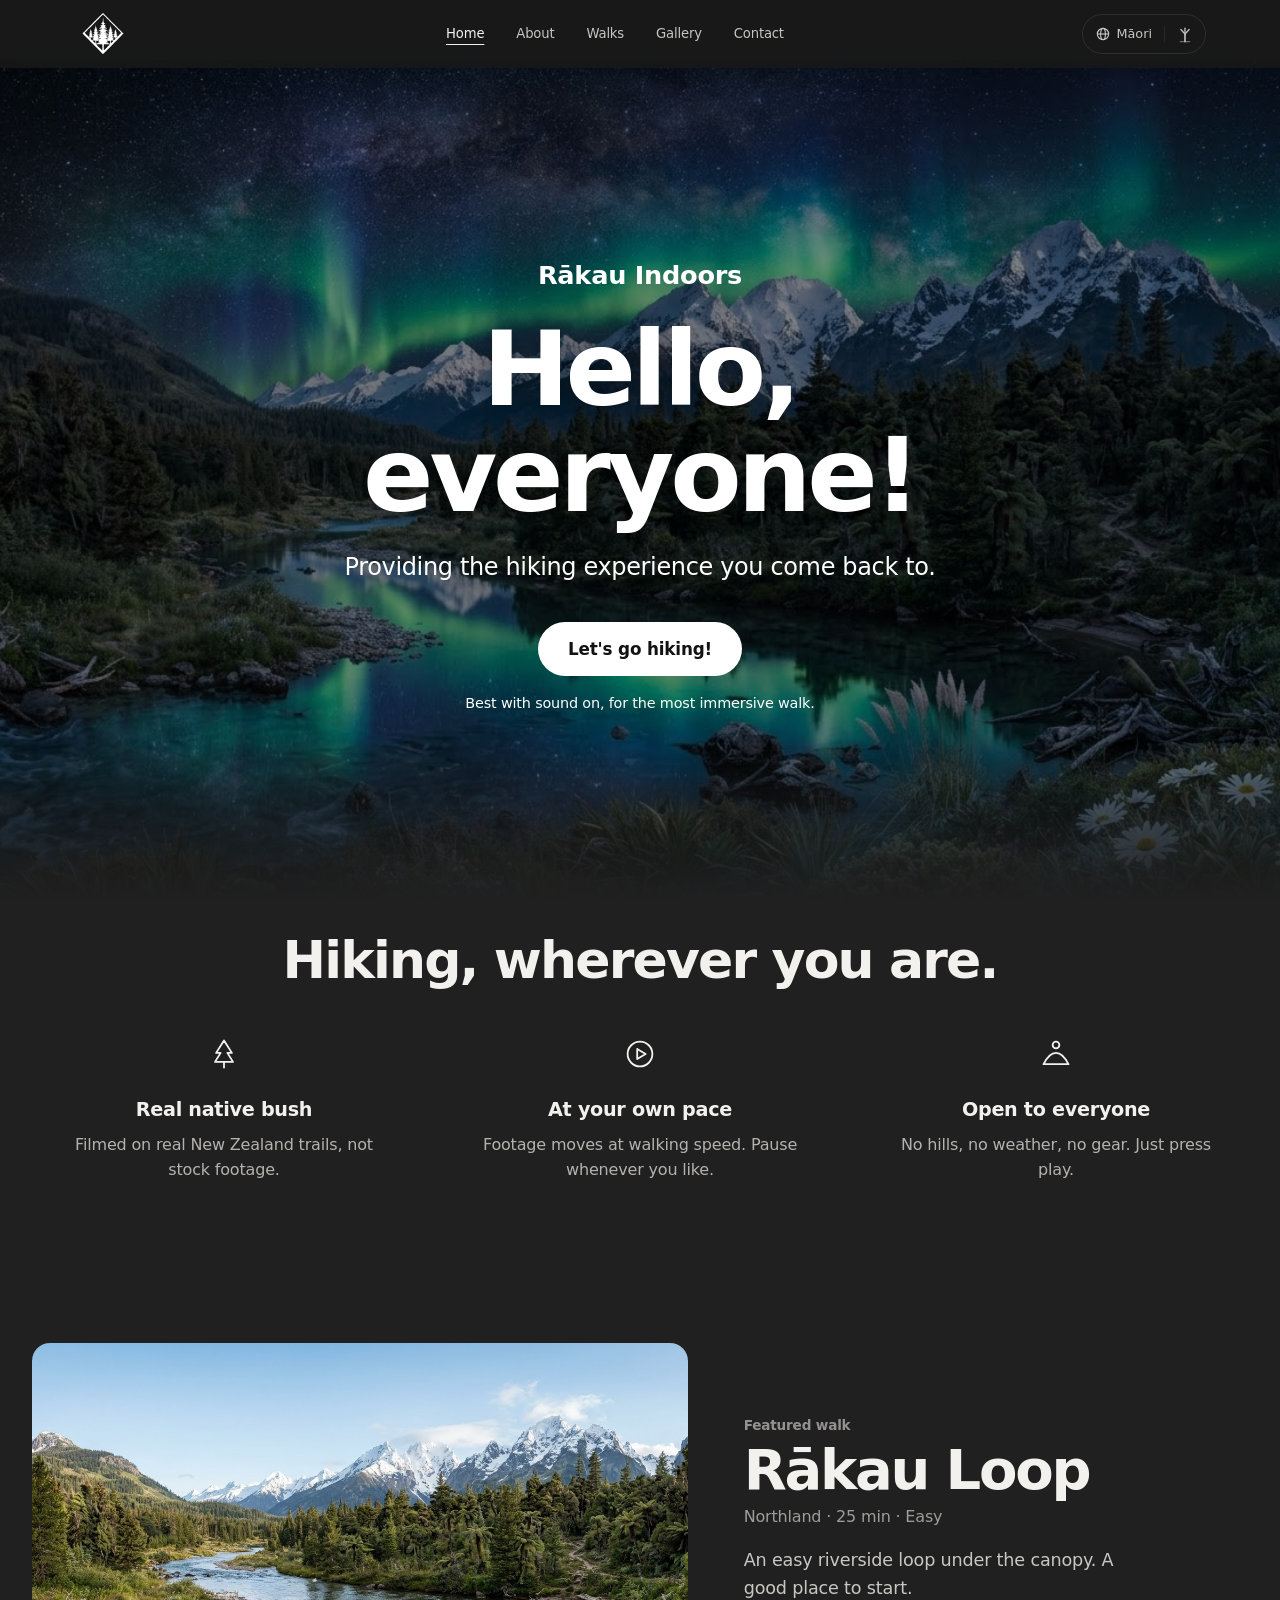
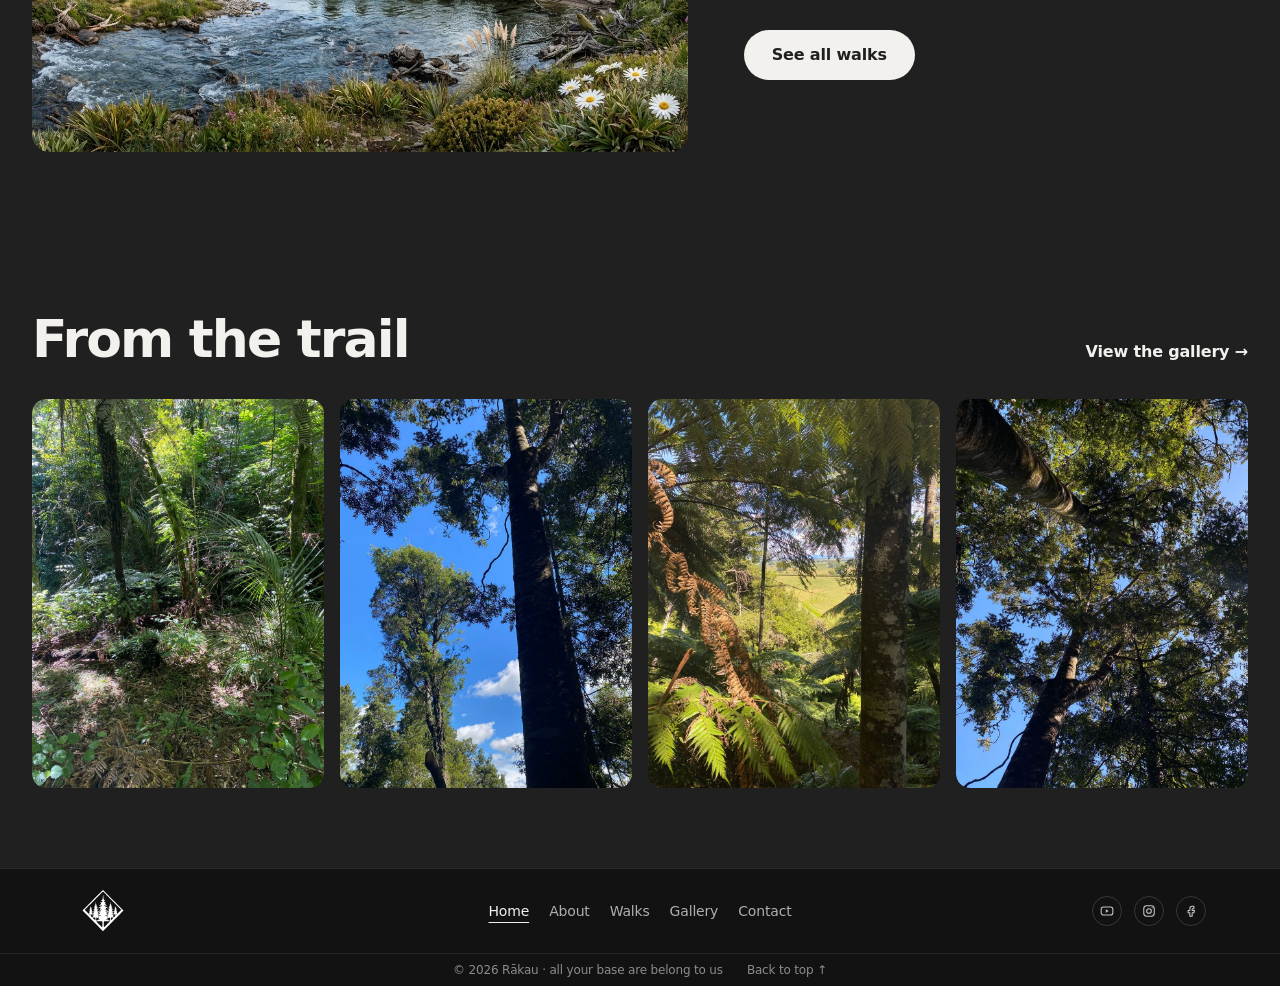
<file: rakau-website-main/index.html>
<!DOCTYPE html>
<html lang="en" data-theme="dark">

<head>
  <meta charset="UTF-8">
  <meta name="viewport" content="width=device-width, initial-scale=1.0">
  <meta name="description" content="Rākau Indoors: virtual hiking through native New Zealand forest, from home.">
  <title data-mi="Rākau — Kāinga">Rākau — Home</title>
  <link rel="stylesheet" href="css/styles.css">

  <!-- Theme, applied before the page paints. Yes, it has to be inline, and yes, it has to be here.
       Move it to script.js and every page load starts with a white flash. Ask how we know. -->
  <script>
    (function () {
      try {
        var stored = localStorage.getItem('rakau-theme');
        var theme = (stored === 'light' || stored === 'dark') ? stored : 'dark';
        document.documentElement.setAttribute('data-theme', theme);
      } catch (e) {
        document.documentElement.setAttribute('data-theme', 'dark');
      }
    })();
  </script>
</head>

<body class="home-page">
  <!-- Skip link. Must stay the first thing in <body>. Keyboard users should not have to
       tab through the whole menu on every page just to read anything. -->
  <a class="skip-link" href="#main" data-mi="Peke ki te ihirangi">Skip to content</a>

  <!-- Mobile menu overlay. Looks like an empty div. It is not. Don't delete it. -->
  <div class="nav-overlay" id="nav-overlay"></div>

  <!-- ========== Header / Navigation ========== -->
  <!-- This header is copy-pasted into every page, because we have no build step and no
       intention of adding one. Change it here, change it in the other four. All four. -->
  <header class="site-header" id="site-header">
    <div class="nav-container">
      <a href="index.html" class="nav-logo" aria-label="Rākau home" data-mi-aria-label="Kāinga o Rākau">
        <img src="media/logo.svg" alt="Rākau logo: white pine trees inside a diamond" data-mi-alt="Waitohu o Rākau: he paina mā i roto i tētahi taimana" id="nav-logo-img">
      </a>

      <!-- Main menu. The active link is highlighted by script.js, which compares these hrefs
         to the filename. Keep them as bare filenames or it stops working. -->
      <nav class="site-nav" id="site-nav" aria-label="Primary" data-mi-aria-label="Matua">
        <ul>
          <li><a href="index.html" data-mi="Kāinga">Home</a></li>
          <li><a href="about.html" data-mi="Mō mātou">About</a></li>
          <li><a href="walks.html" data-mi="Hīkoi">Walks</a></li>
          <li><a href="gallery.html" data-mi="Whakaahua">Gallery</a></li>
          <li><a href="contact.html" data-mi="Whakapā mai">Contact</a></li>
        </ul>
      </nav>

      <div class="nav-actions">
        <!-- Preferences: language and day/night, together in one slim capsule. They're the two
           settings, not pages, so they sit apart from the menu. -->
        <div class="nav-prefs">
        <!-- Language toggle: names the OTHER language, in that language ("Māori" while the site
           is in English, "English" while it's in te reo), like the day/night toggle names what it
           will do. Remembered across pages. script.js swaps every element with a data-mi
           translation and marks it lang="mi" so screen readers pronounce it properly. The hidden
           prefix gives screen readers the whole action: "Switch language to Māori". -->
        <button type="button" id="lang-toggle" class="lang-toggle"><svg class="globe-icon" viewBox="0 0 16 16" width="14" height="14" aria-hidden="true" focusable="false"><circle cx="8" cy="8" r="6.5"></circle><ellipse cx="8" cy="8" rx="2.75" ry="6.5"></ellipse><path d="M1.5 8 H14.5"></path></svg><span class="visually-hidden"
            id="lang-toggle-prefix">Switch language to </span><span id="lang-toggle-name" lang="mi">Māori</span></button>

        <!-- Theme toggle. The tree grows leaves by day (light) and loses them by night (dark). Somebody
           thought this was clever; on reflection, they were right. Labels are set by script.js. -->
        <button type="button" id="theme-toggle" class="theme-toggle" aria-label="Switch to day" title="Switch to day">
          <svg class="tree-icon" viewBox="0 0 64 64" width="22" height="22" aria-hidden="true" focusable="false">
            <path class="ground" d="M18 54 H46"></path>
            <path class="trunk" d="M32 54 L32 32"></path>
            <g class="branches">
              <path d="M32 32 L32 15"></path>
              <path d="M32 32 L20 19"></path>
              <path d="M32 32 L44 19"></path>
            </g>
            <g class="foliage">
              <circle class="leaf" cx="20" cy="19" r="8"></circle>
              <circle class="leaf" cx="44" cy="19" r="8"></circle>
              <circle class="leaf" cx="32" cy="15" r="10"></circle>
            </g>
          </svg>
        </button>
        </div>

        <!-- Hamburger. Three empty spans pretending to be an icon. Hidden above 720px. -->
        <button type="button" id="menu-toggle" class="menu-toggle" aria-expanded="false" aria-controls="site-nav"
          aria-label="Open menu" data-mi-aria-label="Whakatuwhera i te tahua">
          <span></span><span></span><span></span>
        </button>
      </div>
    </div>
  </header>

  <!-- ========== Main content ========== -->
  <main id="main" class="page-main">
    <!-- Hero. Fills the first screen over the photo. Every line with a data-mi has a te reo
         version; script.js swaps them and marks them lang="mi". -->
    <section class="home" id="home" aria-labelledby="home-title">
      <div class="home-content">
        <p class="home-eyebrow">Rākau Indoors</p>
        <h1 id="home-title" data-mi="Kia ora tātou!">Hello, everyone!</h1>
        <p class="home-lede" data-mi="He wheako hīkoi ka hoki mai anō koe.">Providing the hiking experience you come back to.
        </p>
        <a href="walks.html" class="btn" data-mi="Kia haere tātou ki te hīkoi!">Let's go hiking!</a>
        <p class="home-note" data-mi="He pai ake me te oro, kia tino rumaki ai koe ki te hīkoi.">Best with sound on, for the most immersive walk.</p>
      </div>
    </section>

    <!-- What it is, in three columns: the A2 brief's strengths and mission in one line each,
         so it's clear within a glance that this is virtual hiking. The sections from here down
         have a solid background, so they scroll up over the fixed hero photo. -->
    <section class="home-section home-features" aria-labelledby="features-title">
      <h2 id="features-title" class="home-section-title" data-reveal data-mi="He hīkoi, ahakoa kei hea koe.">Hiking, wherever you are.</h2>
      <ul class="home-feature-list">
        <li class="home-feature" data-reveal>
          <svg class="home-feature-icon" viewBox="0 0 32 32" aria-hidden="true" focusable="false"><path d="M16 4 L9 15 H13 L8 23 H24 L19 15 H23 Z" pathLength="1"></path><path d="M16 23 V28" pathLength="1"></path></svg>
          <h3 data-mi="He ngahere taketake">Real native bush</h3>
          <p data-mi="I hopukina ki ngā ara tūturu o Aotearoa, ehara i te ataata rawe noa.">Filmed on real New Zealand trails, not stock footage.</p>
        </li>
        <li class="home-feature" data-reveal>
          <svg class="home-feature-icon" viewBox="0 0 32 32" aria-hidden="true" focusable="false"><circle cx="16" cy="16" r="11" pathLength="1"></circle><path d="M13.5 11.5 L21 16 L13.5 20.5 Z" pathLength="1"></path></svg>
          <h3 data-mi="I tōu ake tere">At your own pace</h3>
          <p data-mi="Ka neke te ataata i te tere o te hīkoi. Whakatārewahia i te wā e pai ai koe.">Footage moves at walking speed. Pause whenever you like.</p>
        </li>
        <li class="home-feature" data-reveal>
          <svg class="home-feature-icon" viewBox="0 0 32 32" aria-hidden="true" focusable="false"><path d="M5 25 C9 17, 13 15, 16 15 C19 15, 23 17, 27 25" pathLength="1"></path><circle cx="16" cy="8" r="3" pathLength="1"></circle><path d="M5 25 H27" pathLength="1"></path></svg>
          <h3 data-mi="E wātea ana ki te katoa">Open to everyone</h3>
          <p data-mi="Kāore he puke, kāore he huarere, kāore he taputapu. Pēhia noa te tākaro.">No hills, no weather, no gear. Just press play.</p>
        </li>
      </ul>
    </section>

    <!-- Featured walk: one big card that leads into the Walks page (the FVPP).
         STAND-IN IMAGE: a crop of bg2.jpg, like the Walks carousel, until we have a still
         from the Rākau Loop footage. -->
    <section class="home-section home-featured" aria-labelledby="featured-title">
      <div class="home-featured-card" data-reveal>
        <div class="home-featured-frame">
          <img src="media/bg2.jpg" class="home-featured-img" loading="lazy"
            alt="A river winding through native bush toward the mountains"
            data-mi-alt="He awa e kōpikopiko ana i te ngahere taketake ki ngā maunga">
        </div>
        <div class="home-featured-text">
          <p class="home-kicker" data-mi="Hīkoi matua">Featured walk</p>
          <h2 id="featured-title">Rākau Loop</h2>
          <p class="home-featured-meta" data-mi="Te Tai Tokerau · 25 meneti · Māmā">Northland · 25 min · Easy</p>
          <p data-mi="He ara māmā i te taha o te awa, i raro i te tāuru o te ngahere. He wāhi pai hei tīmata.">An easy riverside loop under the canopy. A good place to start.</p>
          <a href="walks.html" class="btn-pill" data-mi="Tirohia ngā hīkoi katoa">See all walks</a>
        </div>
      </div>
    </section>

    <!-- Gallery teaser: four of the Waikato photos, linking through to the full gallery.
         The photos rise in as you scroll (see "Gallery teaser scroll-in" in styles.css). -->
    <section class="home-section home-gallery" aria-labelledby="gallery-title">
      <div class="home-gallery-head" data-reveal>
        <h2 id="gallery-title" class="home-section-title" data-mi="Mai i te ara">From the trail</h2>
        <a href="gallery.html" class="home-link" data-mi="Tirohia te whārangi whakaahua &rarr;">View the gallery &rarr;</a>
      </div>
      <ul class="home-gallery-grid">
        <li data-reveal><img src="media/gallery/gallery-1.jpg" loading="lazy"
            alt="Ferns and shrubs crowding a sunlit path through dense native bush"
            data-mi-alt="He rauaruhe me ngā rākau iti e karapoti ana i tētahi ara whitiwhiti rā i te ngahere taketake"></li>
        <li data-reveal><img src="media/gallery/gallery-4.jpg" loading="lazy"
            alt="Looking up a tall trunk into the forest canopy against a blue sky"
            data-mi-alt="E titiro whakarunga ana i tētahi kahiwi roa ki te tāuru o te ngahere, ki te rangi kahurangi"></li>
        <li data-reveal><img src="media/gallery/gallery-6.jpg" loading="lazy"
            alt="Tree fern fronds, one curling brown, beside a trunk with farmland beyond"
            data-mi-alt="He rau ponga, kotahi e mingo parauri ana, i te taha o tētahi kahiwi, ko ngā pāmu kei tua"></li>
        <li data-reveal><img src="media/gallery/gallery-8.jpg" loading="lazy"
            alt="Looking straight up through branches to the canopy and sky"
            data-mi-alt="E titiro tōtika whakarunga ana i ngā peka ki te tāuru me te rangi"></li>
      </ul>
    </section>
  </main>

  <!-- ========== Footer ========== -->
  <footer class="site-footer">
    <div class="footer-inner">
      <a href="index.html" aria-label="Rākau home" data-mi-aria-label="Kāinga o Rākau">
        <img src="media/logo.svg" alt="Rākau logo: white pine trees inside a diamond" data-mi-alt="Waitohu o Rākau: he paina mā i roto i tētahi taimana" class="footer-logo">
      </a>

      <!-- Footer menu. Same links as the header. If they ever disagree, the header is right. -->
      <nav class="footer-nav" aria-label="Footer" data-mi-aria-label="Raro">
        <ul>
          <li><a href="index.html" data-mi="Kāinga">Home</a></li>
          <li><a href="about.html" data-mi="Mō mātou">About</a></li>
          <li><a href="walks.html" data-mi="Hīkoi">Walks</a></li>
          <li><a href="gallery.html" data-mi="Whakaahua">Gallery</a></li>
          <li><a href="contact.html" data-mi="Whakapā mai">Contact</a></li>
        </ul>
      </nav>

      <!-- Social links: our real YouTube, Instagram and Facebook pages. Same on every page. -->
      <ul class="footer-social">
        <li>
          <a href="https://www.youtube.com/@rakauindoors" target="_blank" rel="noopener"
            aria-label="Rākau on YouTube (opens in a new tab)" data-mi-aria-label="Rākau i YouTube (ka tuwhera ki tētahi ripa hou)">
            <svg viewBox="0 0 24 24" width="20" height="20" aria-hidden="true" focusable="false">
              <rect x="2" y="5" width="20" height="14" rx="4"></rect>
              <path class="fill" d="M10 9 L15 12 L10 15 Z"></path>
            </svg>
          </a>
        </li>
        <li>
          <a href="https://www.instagram.com/rakau_indoors/" target="_blank" rel="noopener"
            aria-label="Rākau on Instagram (opens in a new tab)" data-mi-aria-label="Rākau i Instagram (ka tuwhera ki tētahi ripa hou)">
            <svg viewBox="0 0 24 24" width="20" height="20" aria-hidden="true" focusable="false">
              <rect x="3" y="3" width="18" height="18" rx="5"></rect>
              <circle cx="12" cy="12" r="4"></circle>
              <circle class="fill" cx="17.5" cy="6.5" r="1"></circle>
            </svg>
          </a>
        </li>
        <li>
          <a href="https://www.facebook.com/profile.php?id=61595049165122" target="_blank" rel="noopener"
            aria-label="Rākau on Facebook (opens in a new tab)" data-mi-aria-label="Rākau i Facebook (ka tuwhera ki tētahi ripa hou)">
            <svg viewBox="0 0 24 24" width="20" height="20" aria-hidden="true" focusable="false">
              <path d="M14 8 H17 V4 H14 A4 4 0 0 0 10 8 V11 H7 V15 H10 V21 H14 V15 H17 L18 11 H14 Z"></path>
            </svg>
          </a>
        </li>
      </ul>
    </div>

    <div class="footer-bottom">
      <p>&copy; <span id="year"></span> Rākau &middot; all your base are belong to us</p>
      <!-- Back to top. Jumps to the header; the smooth scroll comes from the CSS, not magic. -->
      <a href="#site-header" class="back-to-top" data-mi="Hoki ki runga &uarr;">Back to top &uarr;</a>
    </div>
  </footer>

  <script src="js/script.js"></script>
</body>

</html>
</file>
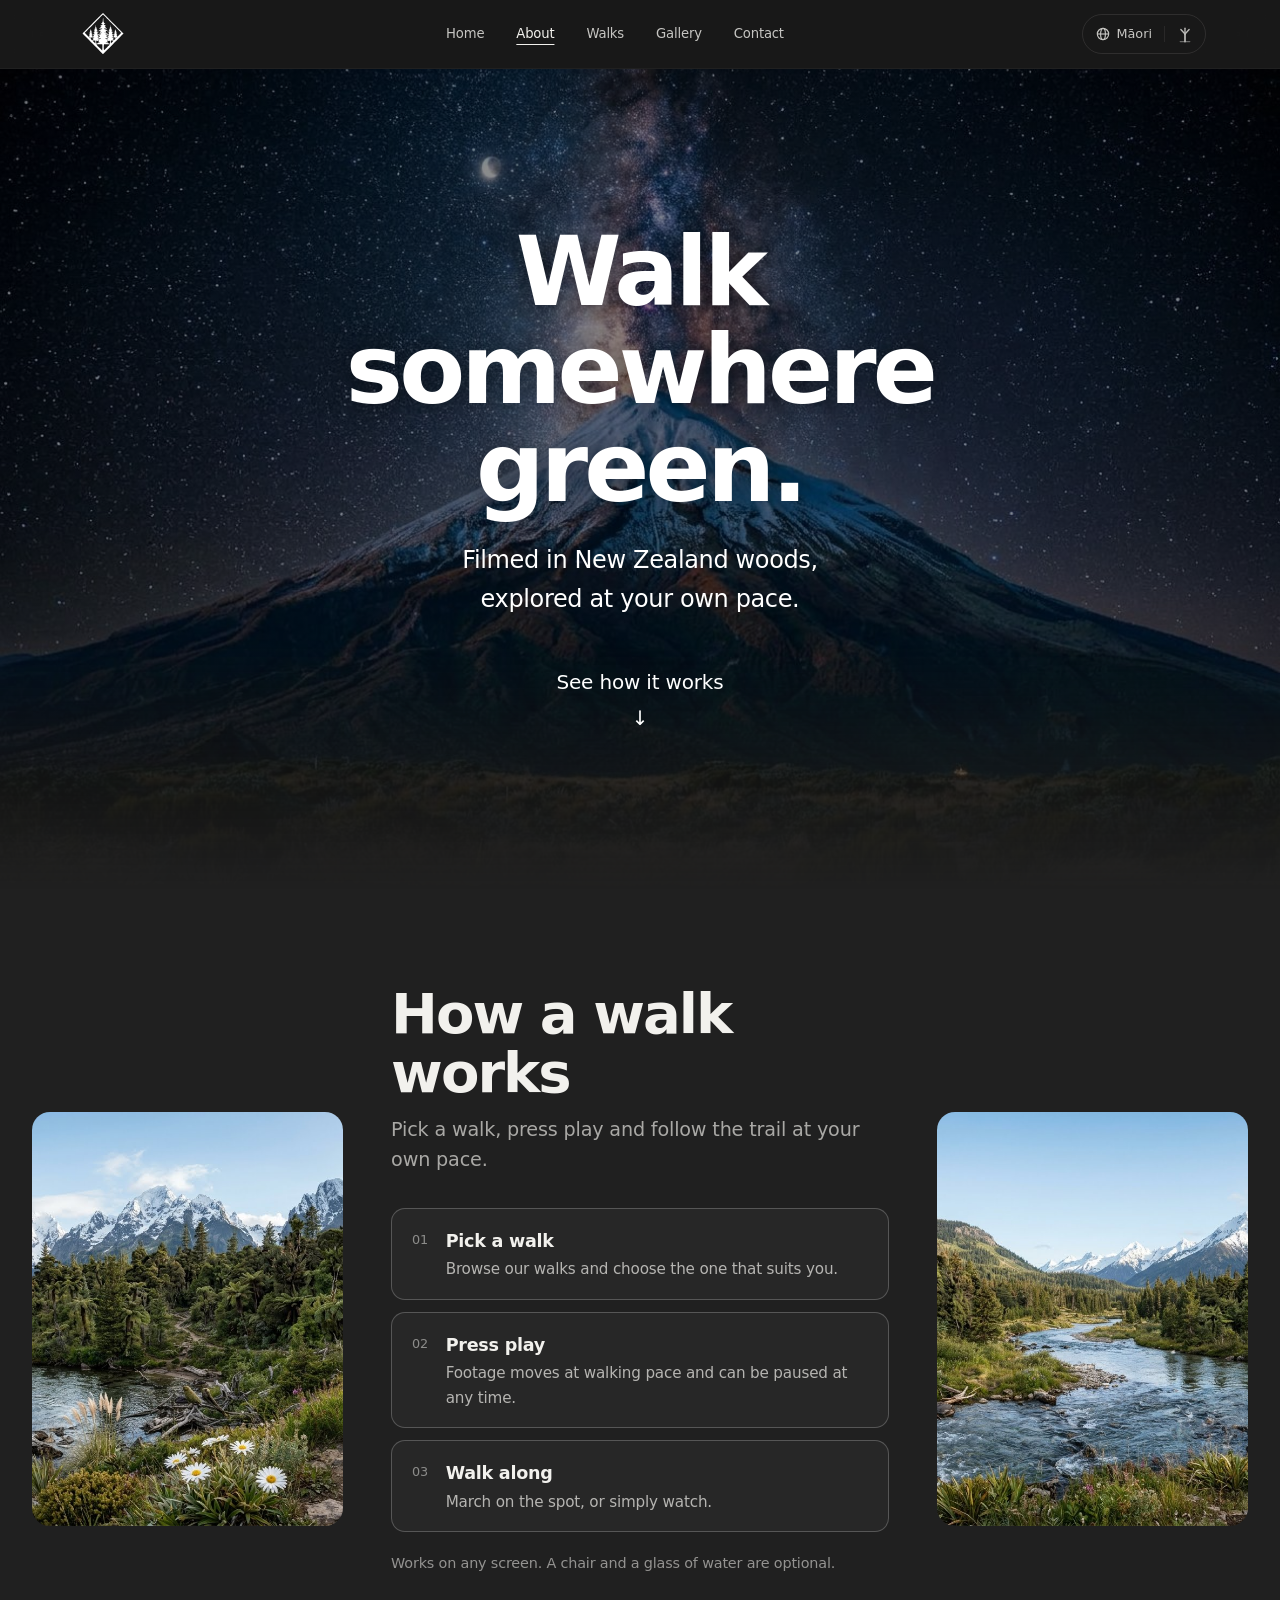
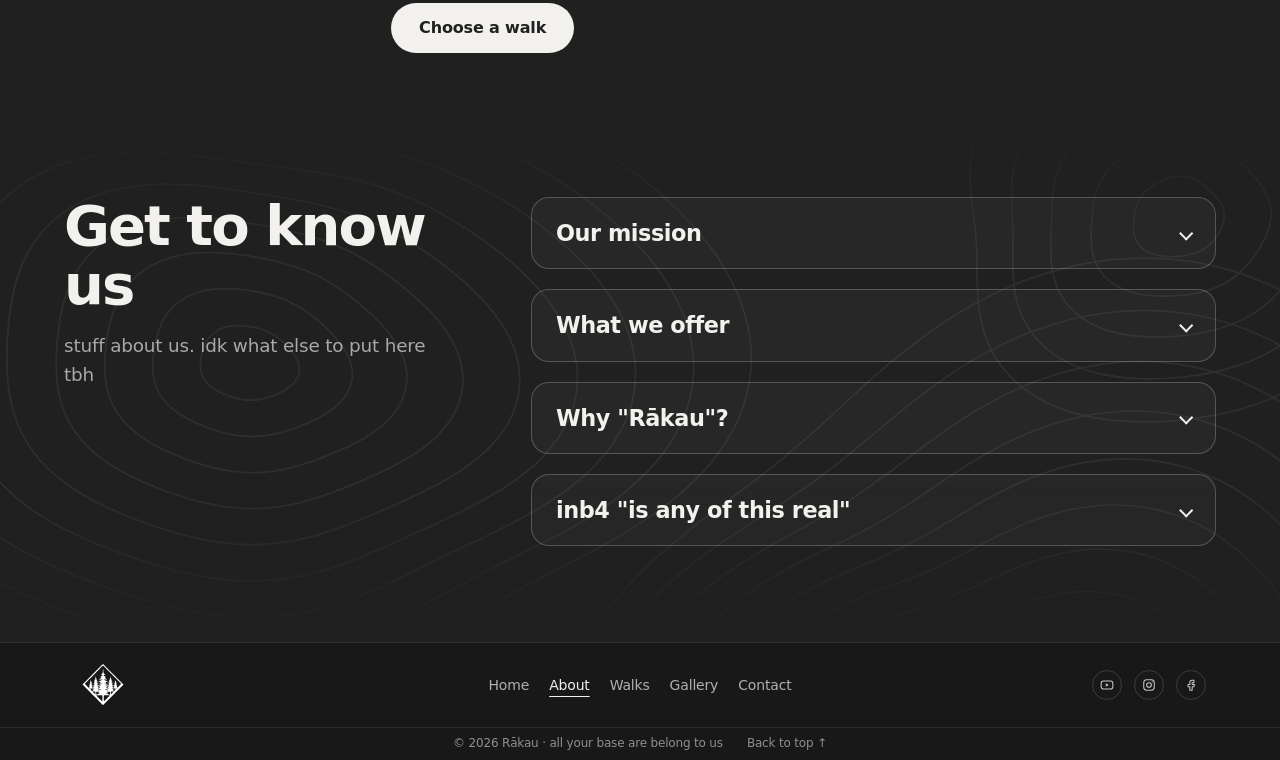
<file: rakau-website-main/about.html>
<!DOCTYPE html>
<html lang="en" data-theme="dark">

<head>
  <meta charset="UTF-8">
  <meta name="viewport" content="width=device-width, initial-scale=1.0">
  <meta name="description" content="The story, culture and meaning behind Rākau Indoors.">
  <title data-mi="Rākau — Mō mātou">Rākau — About</title>
  <link rel="stylesheet" href="css/styles.css">

  <!-- Theme, applied before the page paints. Yes, it has to be inline, and yes, it has to be here.
       Move it to script.js and every page load starts with a white flash. Ask how we know. -->
  <script>
    (function () {
      try {
        var stored = localStorage.getItem('rakau-theme');
        var theme = (stored === 'light' || stored === 'dark') ? stored : 'dark';
        document.documentElement.setAttribute('data-theme', theme);
      } catch (e) {
        document.documentElement.setAttribute('data-theme', 'dark');
      }
    })();
  </script>
</head>

<body class="about-page">
  <!-- Skip link. Must stay the first thing in <body>. Keyboard users should not have to
       tab through the whole menu on every page just to read anything. -->
  <a class="skip-link" href="#main" data-mi="Peke ki te ihirangi">Skip to content</a>

  <!-- Mobile menu overlay. Looks like an empty div. It is not. Don't delete it. -->
  <div class="nav-overlay" id="nav-overlay"></div>

  <!-- ========== Header / Navigation ========== -->
  <!-- This header is copy-pasted into every page, because we have no build step and no
       intention of adding one. Change it here, change it in the other four. All four. -->
  <header class="site-header" id="site-header">
    <div class="nav-container">
      <a href="index.html" class="nav-logo" aria-label="Rākau home" data-mi-aria-label="Kāinga o Rākau">
        <img src="media/logo.svg" alt="Rākau logo: white pine trees inside a diamond" data-mi-alt="Waitohu o Rākau: he paina mā i roto i tētahi taimana" id="nav-logo-img">
      </a>

      <!-- Main menu. The active link is highlighted by script.js, which compares these hrefs
         to the filename. Keep them as bare filenames or it stops working. -->
      <nav class="site-nav" id="site-nav" aria-label="Primary" data-mi-aria-label="Matua">
        <ul>
          <li><a href="index.html" data-mi="Kāinga">Home</a></li>
          <li><a href="about.html" data-mi="Mō mātou">About</a></li>
          <li><a href="walks.html" data-mi="Hīkoi">Walks</a></li>
          <li><a href="gallery.html" data-mi="Whakaahua">Gallery</a></li>
          <li><a href="contact.html" data-mi="Whakapā mai">Contact</a></li>
        </ul>
      </nav>

      <div class="nav-actions">
        <!-- Preferences: language and day/night, together in one slim capsule. They're the two
           settings, not pages, so they sit apart from the menu. -->
        <div class="nav-prefs">
        <!-- Language toggle: names the OTHER language, in that language ("Māori" while the site
           is in English, "English" while it's in te reo), like the day/night toggle names what it
           will do. Remembered across pages. script.js swaps every element with a data-mi
           translation and marks it lang="mi" so screen readers pronounce it properly. The hidden
           prefix gives screen readers the whole action: "Switch language to Māori". -->
        <button type="button" id="lang-toggle" class="lang-toggle"><svg class="globe-icon" viewBox="0 0 16 16" width="14" height="14" aria-hidden="true" focusable="false"><circle cx="8" cy="8" r="6.5"></circle><ellipse cx="8" cy="8" rx="2.75" ry="6.5"></ellipse><path d="M1.5 8 H14.5"></path></svg><span class="visually-hidden"
            id="lang-toggle-prefix">Switch language to </span><span id="lang-toggle-name" lang="mi">Māori</span></button>

        <!-- Theme toggle. The tree grows leaves by day (light) and loses them by night (dark). Somebody
           thought this was clever; on reflection, they were right. Labels are set by script.js. -->
        <button type="button" id="theme-toggle" class="theme-toggle" aria-label="Switch to day" title="Switch to day">
          <svg class="tree-icon" viewBox="0 0 64 64" width="22" height="22" aria-hidden="true" focusable="false">
            <path class="ground" d="M18 54 H46"></path>
            <path class="trunk" d="M32 54 L32 32"></path>
            <g class="branches">
              <path d="M32 32 L32 15"></path>
              <path d="M32 32 L20 19"></path>
              <path d="M32 32 L44 19"></path>
            </g>
            <g class="foliage">
              <circle class="leaf" cx="20" cy="19" r="8"></circle>
              <circle class="leaf" cx="44" cy="19" r="8"></circle>
              <circle class="leaf" cx="32" cy="15" r="10"></circle>
            </g>
          </svg>
        </button>
        </div>

        <!-- Hamburger. Three empty spans pretending to be an icon. Hidden above 720px. -->
        <button type="button" id="menu-toggle" class="menu-toggle" aria-expanded="false" aria-controls="site-nav"
          aria-label="Open menu" data-mi-aria-label="Whakatuwhera i te tahua">
          <span></span><span></span><span></span>
        </button>
      </div>
    </div>
  </header>

  <!-- ========== Main content ========== -->
  <!-- Each section is a <details>: click (or Enter/Space) the summary to open it. No JS involved. -->
  <main id="main" class="page-main">
    <!-- Hero. Fills the first screen. Headline and line are the brand lines from the A2 deck. -->
    <section class="about-hero" aria-labelledby="about-title">
      <h1 id="about-title" data-mi="Hīkoi atu ki tētahi wāhi kākāriki.">Walk somewhere green.</h1>
      <p class="about-lede" data-mi="I hopukina ki ngā ngahere o Aotearoa, ka tūhuratia i tōu ake tere.">
        Filmed in New Zealand woods, explored at your own pace.
      </p>
      <a href="#how" class="about-scroll"><span data-mi="Tirohia te āhua">See how it works</span> <span aria-hidden="true">&darr;</span></a>
    </section>

    <!-- How a walk works. The A2 Overview layout: image, text column, image. The text column
         is widest so it reads first. On phones the images drop below the text, side by side.
         STAND-IN IMAGES: both are crops of bg2.jpg until we have stills from our own footage
         (wireframe: "forest canopy" left, "river bank" right). Swap the src when we do. -->
    <section class="about-how" id="how" aria-labelledby="how-title">
      <div class="about-how-inner">
        <div class="about-how-text" data-reveal>
          <h2 id="how-title" data-mi="Te āhua o te hīkoi">How a walk works</h2>
          <p class="about-how-lede" data-mi="Kōwhiria he hīkoi, pēhia te tākaro, ā, whāia te ara i tōu ake tere.">Pick a walk, press play and follow the trail at your own pace.</p>
          <ol class="steps">
            <li>
              <span class="step-num" aria-hidden="true">01</span>
              <div>
                <h3 data-mi="Kōwhiria he hīkoi">Pick a walk</h3>
                <p data-mi="Tirohia ā mātou hīkoi, ka kōwhiri ai i te mea e hāngai ana ki a koe.">Browse our walks and choose the one that suits you.</p>
              </div>
            </li>
            <li>
              <span class="step-num" aria-hidden="true">02</span>
              <div>
                <h3 data-mi="Pēhia te tākaro">Press play</h3>
                <p data-mi="Ka neke te ataata i te tere o te hīkoi, ā, ka taea te whakatārewa i ngā wā katoa.">Footage moves at walking pace and can be paused at any time.</p>
              </div>
            </li>
            <li>
              <span class="step-num" aria-hidden="true">03</span>
              <div>
                <h3 data-mi="Hīkoi tahi">Walk along</h3>
                <p data-mi="Hīkoi i tōu wāhi tonu, mātakitaki noa rānei.">March on the spot, or simply watch.</p>
              </div>
            </li>
          </ol>
          <p class="about-how-note" data-mi="Ka mahi ki ngā mata katoa. Kei a koe te tikanga mō te tūru me te karaihe wai.">Works on any screen. A chair and a glass of water are optional.</p>
          <a href="walks.html" class="btn-pill" data-mi="Kōwhiria tētahi hīkoi">Choose a walk</a>
        </div>
        <img class="about-how-img about-how-img--canopy" src="media/bg2.jpg" alt="Forest canopy along the trail" data-mi-alt="Te tāuru o te ngahere i te taha o te ara"
          loading="lazy" data-reveal>
        <img class="about-how-img about-how-img--river" src="media/bg2.jpg" alt="A river bank in the woods" data-mi-alt="He pareparenga awa i te ngahere"
          loading="lazy" data-reveal>
      </div>
    </section>

    <!-- Sections. Each one is a <details>; the text sits inside .about-section-body because
         that wrapper is what script.js animates open and closed. -->
    <section class="about-body" id="about-more" aria-labelledby="about-more-title">
      <div class="about-body-inner">
        <!-- Intro column. Sits beside the boxes on wide screens (and stays put while you scroll
             them), stacks above them on phones. -->
        <div class="about-intro">
          <h2 id="about-more-title" data-mi="Kia mōhio mai ki a mātou">Get to know us</h2>
          <p data-mi="he kōrero mō mātou. kāore au i te mōhio he aha atu hei tuhi ki konei tbh">stuff about us. idk what else to put here tbh</p>
        </div>

        <div class="about-sections">
          <details class="about-section-item">
            <summary data-mi="Tō mātou whāinga">Our mission</summary>
            <div class="about-section-body">
              <p data-mi="Kia whai wāhi te tangata o ia āhuatanga o te ao ki tētahi hīkoi mariko e rumaki ana, e tūturu ana, e wātea ana hoki, mā roto i ngā ngahere taketake o Aotearoa, i te whakamarie o te kāinga, o te tari rānei.">To give visitors from all walks of life an immersive, realistic and accessible way to hike through
                native New Zealand woods, from the comfort of home or the office.</p>
            </div>
          </details>

          <details class="about-section-item">
            <summary data-mi="Ā mātou e tuku ana">What we offer</summary>
            <div class="about-section-body">
              <p data-mi="He momo ara hīkoi mariko ā mātou e hāngai ana ki ngā taumata pūkenga me ngā aronga maha, kia taea ai te tūhura i ngā whenua rerekē i te whakamarie o te kāinga. Kua hoahoatia ā mātou ara kia ngahau, kia taunekeneke, kia wātea hoki, kia pārekareka ai te hunga o ia āheinga. Ahakoa he tohunga hīkoi koe, he tauhou rānei, he mea anō mō te katoa!">We offer a range of virtual hiking trails that cater to different skill levels and interests,
                allowing users to explore diverse landscapes from the comfort of their homes.
                Our trails are designed to be engaging, interactive, and accessible, ensuring that users of all
                abilities can enjoy the experience. Whether you're a seasoned hiker or a beginner, we have something
                for everyone!</p>
            </div>
          </details>

          <!-- Placeholder copy. Check the wording (and the te reo) with the client before submitting. -->
          <details class="about-section-item">
            <summary data-mi="He aha i &quot;Rākau&quot; ai?">Why "Rākau"?</summary>
            <div class="about-section-body">
              <p data-mi="rākau = tree i te reo Pākehā. he rākau kei roto i ngā hīkoi. koira noa iho lol. hōhonu rawa XD">rākau = tree in te reo Māori. there r trees in the walks. thats literally it lol. deep stuff XD</p>
            </div>
          </details>

          <!-- Our own honesty box, written like it's 2011. Deliberate, not a leftover. -->
          <details class="about-section-item">
            <summary>inb4 "is any of this real"</summary>
            <div class="about-section-body">
              <p class="greentext">
                &gt;be Rākau Indoors<br>
                &gt;build entire website<br>
                &gt;only have 4 photos<br>
                &gt;crop them like 9000 different ways<br>
                &gt;nobody_will_notice.jpg<br>
                &gt;Totara Ridge: "details coming soon"<br>
                &gt;River Bend Trail: also "details coming soon"<br>
                &gt;contact form says thanks<br>
                &gt;tells literally no one<br>
                &gt;mfw
              </p>
              <p>tl;dr yes there's a LOT of filler. u mad bro? but the actual work is all here: the day/night
                switch, the carousel, the keyboard support, the layouts that work on ur phone. filler is the easy
                bit to swap out, the hard bit is done. epic win. deal with it <span class="nowrap">(
                  &bull;_&bull;)&gt;&#8976;&#9632;-&#9632;</span> <span class="nowrap">(&#8976;&#9632;_&#9632;)</span>
              </p>
            </div>
          </details>
        </div>
      </div>
    </section>
  </main>

  <!-- ========== Footer ========== -->
  <footer class="site-footer">
    <div class="footer-inner">
      <a href="index.html" aria-label="Rākau home" data-mi-aria-label="Kāinga o Rākau">
        <img src="media/logo.svg" alt="Rākau logo: white pine trees inside a diamond" data-mi-alt="Waitohu o Rākau: he paina mā i roto i tētahi taimana" class="footer-logo">
      </a>

      <!-- Footer menu. Same links as the header. If they ever disagree, the header is right. -->
      <nav class="footer-nav" aria-label="Footer" data-mi-aria-label="Raro">
        <ul>
          <li><a href="index.html" data-mi="Kāinga">Home</a></li>
          <li><a href="about.html" data-mi="Mō mātou">About</a></li>
          <li><a href="walks.html" data-mi="Hīkoi">Walks</a></li>
          <li><a href="gallery.html" data-mi="Whakaahua">Gallery</a></li>
          <li><a href="contact.html" data-mi="Whakapā mai">Contact</a></li>
        </ul>
      </nav>

      <!-- Social links: our real YouTube, Instagram and Facebook pages. Same on every page. -->
      <ul class="footer-social">
        <li>
          <a href="https://www.youtube.com/@rakauindoors" target="_blank" rel="noopener"
            aria-label="Rākau on YouTube (opens in a new tab)" data-mi-aria-label="Rākau i YouTube (ka tuwhera ki tētahi ripa hou)">
            <svg viewBox="0 0 24 24" width="20" height="20" aria-hidden="true" focusable="false">
              <rect x="2" y="5" width="20" height="14" rx="4"></rect>
              <path class="fill" d="M10 9 L15 12 L10 15 Z"></path>
            </svg>
          </a>
        </li>
        <li>
          <a href="https://www.instagram.com/rakau_indoors/" target="_blank" rel="noopener"
            aria-label="Rākau on Instagram (opens in a new tab)" data-mi-aria-label="Rākau i Instagram (ka tuwhera ki tētahi ripa hou)">
            <svg viewBox="0 0 24 24" width="20" height="20" aria-hidden="true" focusable="false">
              <rect x="3" y="3" width="18" height="18" rx="5"></rect>
              <circle cx="12" cy="12" r="4"></circle>
              <circle class="fill" cx="17.5" cy="6.5" r="1"></circle>
            </svg>
          </a>
        </li>
        <li>
          <a href="https://www.facebook.com/profile.php?id=61595049165122" target="_blank" rel="noopener"
            aria-label="Rākau on Facebook (opens in a new tab)" data-mi-aria-label="Rākau i Facebook (ka tuwhera ki tētahi ripa hou)">
            <svg viewBox="0 0 24 24" width="20" height="20" aria-hidden="true" focusable="false">
              <path d="M14 8 H17 V4 H14 A4 4 0 0 0 10 8 V11 H7 V15 H10 V21 H14 V15 H17 L18 11 H14 Z"></path>
            </svg>
          </a>
        </li>
      </ul>
    </div>

    <div class="footer-bottom">
      <p>&copy; <span id="year"></span> Rākau &middot; all your base are belong to us</p>
      <!-- Back to top. Jumps to the header; the smooth scroll comes from the CSS, not magic. -->
      <a href="#site-header" class="back-to-top" data-mi="Hoki ki runga &uarr;">Back to top &uarr;</a>
    </div>
  </footer>

  <script src="js/script.js"></script>
</body>

</html>
</file>
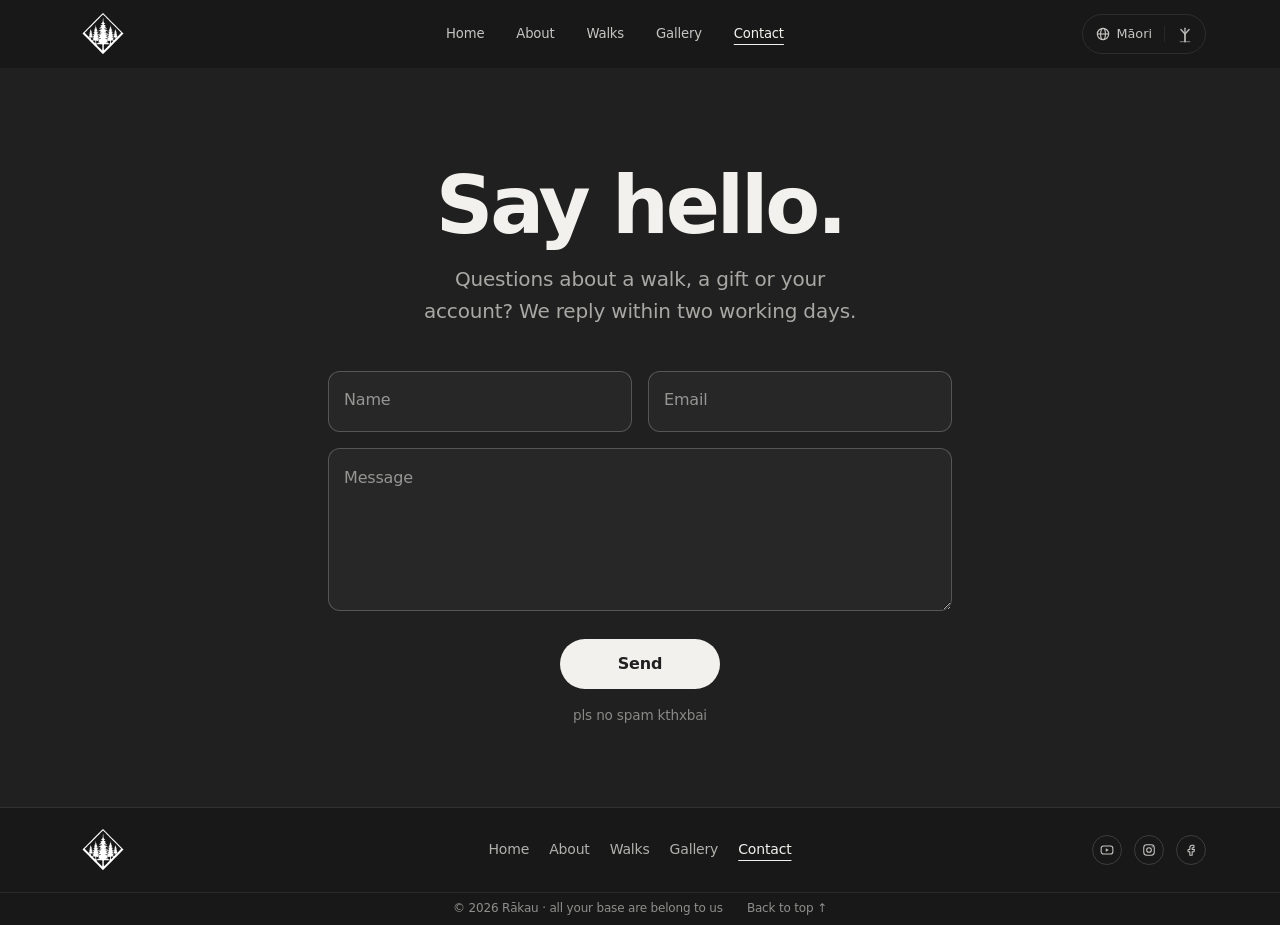
<file: rakau-website-main/contact.html>
<!DOCTYPE html>
<html lang="en" data-theme="dark">

<head>
  <meta charset="UTF-8">
  <meta name="viewport" content="width=device-width, initial-scale=1.0">
  <meta name="description" content="Get in touch with the Rākau Indoors team.">
  <title data-mi="Rākau — Whakapā mai">Rākau — Contact</title>
  <link rel="stylesheet" href="css/styles.css">

  <!-- Theme, applied before the page paints. Yes, it has to be inline, and yes, it has to be here.
       Move it to script.js and every page load starts with a white flash. Ask how we know. -->
  <script>
    (function () {
      try {
        var stored = localStorage.getItem('rakau-theme');
        var theme = (stored === 'light' || stored === 'dark') ? stored : 'dark';
        document.documentElement.setAttribute('data-theme', theme);
      } catch (e) {
        document.documentElement.setAttribute('data-theme', 'dark');
      }
    })();
  </script>
</head>

<body>
  <!-- Skip link. Must stay the first thing in <body>. Keyboard users should not have to
       tab through the whole menu on every page just to read anything. -->
  <a class="skip-link" href="#main" data-mi="Peke ki te ihirangi">Skip to content</a>

  <!-- Mobile menu overlay. Looks like an empty div. It is not. Don't delete it. -->
  <div class="nav-overlay" id="nav-overlay"></div>

  <!-- ========== Header / Navigation ========== -->
  <!-- This header is copy-pasted into every page, because we have no build step and no
       intention of adding one. Change it here, change it in the other four. All four. -->
  <header class="site-header" id="site-header">
    <div class="nav-container">
      <a href="index.html" class="nav-logo" aria-label="Rākau home" data-mi-aria-label="Kāinga o Rākau">
        <img src="media/logo.svg" alt="Rākau logo: white pine trees inside a diamond" data-mi-alt="Waitohu o Rākau: he paina mā i roto i tētahi taimana" id="nav-logo-img">
      </a>

      <!-- Main menu. The active link is highlighted by script.js, which compares these hrefs
         to the filename. Keep them as bare filenames or it stops working. -->
      <nav class="site-nav" id="site-nav" aria-label="Primary" data-mi-aria-label="Matua">
        <ul>
          <li><a href="index.html" data-mi="Kāinga">Home</a></li>
          <li><a href="about.html" data-mi="Mō mātou">About</a></li>
          <li><a href="walks.html" data-mi="Hīkoi">Walks</a></li>
          <li><a href="gallery.html" data-mi="Whakaahua">Gallery</a></li>
          <li><a href="contact.html" data-mi="Whakapā mai">Contact</a></li>
        </ul>
      </nav>

      <div class="nav-actions">
        <!-- Preferences: language and day/night, together in one slim capsule. They're the two
           settings, not pages, so they sit apart from the menu. -->
        <div class="nav-prefs">
        <!-- Language toggle: names the OTHER language, in that language ("Māori" while the site
           is in English, "English" while it's in te reo), like the day/night toggle names what it
           will do. Remembered across pages. script.js swaps every element with a data-mi
           translation and marks it lang="mi" so screen readers pronounce it properly. The hidden
           prefix gives screen readers the whole action: "Switch language to Māori". -->
        <button type="button" id="lang-toggle" class="lang-toggle"><svg class="globe-icon" viewBox="0 0 16 16" width="14" height="14" aria-hidden="true" focusable="false"><circle cx="8" cy="8" r="6.5"></circle><ellipse cx="8" cy="8" rx="2.75" ry="6.5"></ellipse><path d="M1.5 8 H14.5"></path></svg><span class="visually-hidden"
            id="lang-toggle-prefix">Switch language to </span><span id="lang-toggle-name" lang="mi">Māori</span></button>

        <!-- Theme toggle. The tree grows leaves by day (light) and loses them by night (dark). Somebody
           thought this was clever; on reflection, they were right. Labels are set by script.js. -->
        <button type="button" id="theme-toggle" class="theme-toggle" aria-label="Switch to day" title="Switch to day">
          <svg class="tree-icon" viewBox="0 0 64 64" width="22" height="22" aria-hidden="true" focusable="false">
            <path class="ground" d="M18 54 H46"></path>
            <path class="trunk" d="M32 54 L32 32"></path>
            <g class="branches">
              <path d="M32 32 L32 15"></path>
              <path d="M32 32 L20 19"></path>
              <path d="M32 32 L44 19"></path>
            </g>
            <g class="foliage">
              <circle class="leaf" cx="20" cy="19" r="8"></circle>
              <circle class="leaf" cx="44" cy="19" r="8"></circle>
              <circle class="leaf" cx="32" cy="15" r="10"></circle>
            </g>
          </svg>
        </button>
        </div>

        <!-- Hamburger. Three empty spans pretending to be an icon. Hidden above 720px. -->
        <button type="button" id="menu-toggle" class="menu-toggle" aria-expanded="false" aria-controls="site-nav"
          aria-label="Open menu" data-mi-aria-label="Whakatuwhera i te tahua">
          <span></span><span></span><span></span>
        </button>
      </div>
    </div>
  </header>

  <!-- ========== Main content ========== -->
  <!-- Contact: the A2 "Say hello." form. Labels sit inside the fields and float up once you
       focus or type (pure CSS; see "Contact" in styles.css).
       NOT CONNECTED: there's no server yet, so script.js just checks the fields and shows a
       thank-you. Point the form's action at a real handler (Formspree, Netlify Forms...)
       and remove the submit handler in script.js before we tell anyone it works. -->
  <main id="main" class="page-main">
    <section class="contact" aria-labelledby="page-title">
      <h1 id="page-title" data-mi="Whakapā mai.">Say hello.</h1>
      <p class="contact-lede" data-mi="He pātai mō tētahi hīkoi, mō tētahi koha, mō tō pūkete rānei? Ka whakautu mātou i roto i ngā rā mahi e rua.">Questions about a walk, a gift or your account? We reply within two working days.</p>

      <form class="contact-form" id="contact-form" novalidate>
        <div class="field">
          <input type="text" id="name" name="name" autocomplete="name" placeholder=" " required>
          <label for="name" data-mi="Ingoa">Name</label>
        </div>
        <div class="field">
          <input type="email" id="email" name="email" autocomplete="email" placeholder=" " required>
          <label for="email" data-mi="Īmēra">Email</label>
        </div>
        <div class="field field--full">
          <textarea id="message" name="message" rows="5" placeholder=" " required></textarea>
          <label for="message" data-mi="Karere">Message</label>
        </div>
        <p class="form-error" id="form-error" role="alert" hidden></p>
        <button type="submit" class="btn-pill" data-mi="Tukua">Send</button>
        <p class="form-note">pls no spam kthxbai</p>
      </form>

      <p class="form-success" id="form-success" role="status" tabindex="-1" hidden></p>
    </section>
  </main>

  <!-- ========== Footer ========== -->
  <footer class="site-footer">
    <div class="footer-inner">
      <a href="index.html" aria-label="Rākau home" data-mi-aria-label="Kāinga o Rākau">
        <img src="media/logo.svg" alt="Rākau logo: white pine trees inside a diamond" data-mi-alt="Waitohu o Rākau: he paina mā i roto i tētahi taimana" class="footer-logo">
      </a>

      <!-- Footer menu. Same links as the header. If they ever disagree, the header is right. -->
      <nav class="footer-nav" aria-label="Footer" data-mi-aria-label="Raro">
        <ul>
          <li><a href="index.html" data-mi="Kāinga">Home</a></li>
          <li><a href="about.html" data-mi="Mō mātou">About</a></li>
          <li><a href="walks.html" data-mi="Hīkoi">Walks</a></li>
          <li><a href="gallery.html" data-mi="Whakaahua">Gallery</a></li>
          <li><a href="contact.html" data-mi="Whakapā mai">Contact</a></li>
        </ul>
      </nav>

      <!-- Social links: our real YouTube, Instagram and Facebook pages. Same on every page. -->
      <ul class="footer-social">
        <li>
          <a href="https://www.youtube.com/@rakauindoors" target="_blank" rel="noopener"
            aria-label="Rākau on YouTube (opens in a new tab)" data-mi-aria-label="Rākau i YouTube (ka tuwhera ki tētahi ripa hou)">
            <svg viewBox="0 0 24 24" width="20" height="20" aria-hidden="true" focusable="false">
              <rect x="2" y="5" width="20" height="14" rx="4"></rect>
              <path class="fill" d="M10 9 L15 12 L10 15 Z"></path>
            </svg>
          </a>
        </li>
        <li>
          <a href="https://www.instagram.com/rakau_indoors/" target="_blank" rel="noopener"
            aria-label="Rākau on Instagram (opens in a new tab)" data-mi-aria-label="Rākau i Instagram (ka tuwhera ki tētahi ripa hou)">
            <svg viewBox="0 0 24 24" width="20" height="20" aria-hidden="true" focusable="false">
              <rect x="3" y="3" width="18" height="18" rx="5"></rect>
              <circle cx="12" cy="12" r="4"></circle>
              <circle class="fill" cx="17.5" cy="6.5" r="1"></circle>
            </svg>
          </a>
        </li>
        <li>
          <a href="https://www.facebook.com/profile.php?id=61595049165122" target="_blank" rel="noopener"
            aria-label="Rākau on Facebook (opens in a new tab)" data-mi-aria-label="Rākau i Facebook (ka tuwhera ki tētahi ripa hou)">
            <svg viewBox="0 0 24 24" width="20" height="20" aria-hidden="true" focusable="false">
              <path d="M14 8 H17 V4 H14 A4 4 0 0 0 10 8 V11 H7 V15 H10 V21 H14 V15 H17 L18 11 H14 Z"></path>
            </svg>
          </a>
        </li>
      </ul>
    </div>

    <div class="footer-bottom">
      <p>&copy; <span id="year"></span> Rākau &middot; all your base are belong to us</p>
      <!-- Back to top. Jumps to the header; the smooth scroll comes from the CSS, not magic. -->
      <a href="#site-header" class="back-to-top" data-mi="Hoki ki runga &uarr;">Back to top &uarr;</a>
    </div>
  </footer>

  <script src="js/script.js"></script>
</body>

</html>
</file>
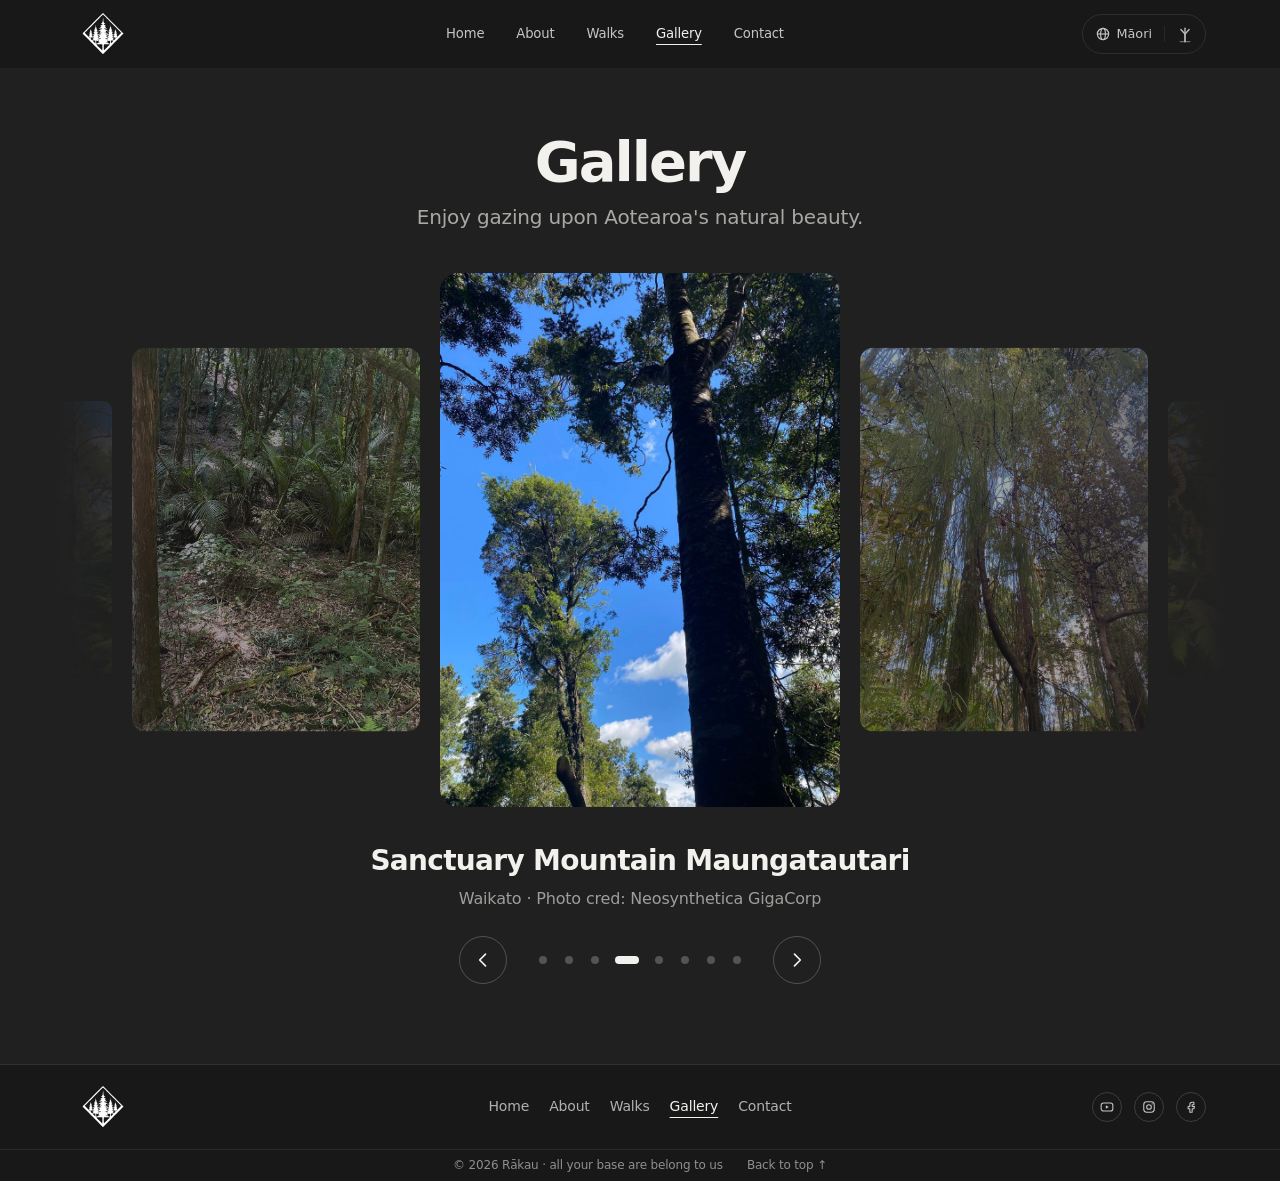
<file: rakau-website-main/gallery.html>
<!DOCTYPE html>
<html lang="en" data-theme="dark">

<head>
  <meta charset="UTF-8">
  <meta name="viewport" content="width=device-width, initial-scale=1.0">
  <meta name="description" content="Photos and stills from Rākau Indoors virtual hikes.">
  <title data-mi="Rākau — Whakaahua">Rākau — Gallery</title>
  <link rel="stylesheet" href="css/styles.css">

  <!-- Theme, applied before the page paints. Yes, it has to be inline, and yes, it has to be here.
       Move it to script.js and every page load starts with a white flash. Ask how we know. -->
  <script>
    (function () {
      try {
        var stored = localStorage.getItem('rakau-theme');
        var theme = (stored === 'light' || stored === 'dark') ? stored : 'dark';
        document.documentElement.setAttribute('data-theme', theme);
      } catch (e) {
        document.documentElement.setAttribute('data-theme', 'dark');
      }
    })();
  </script>
</head>

<body>
  <!-- Skip link. Must stay the first thing in <body>. Keyboard users should not have to
       tab through the whole menu on every page just to read anything. -->
  <a class="skip-link" href="#main" data-mi="Peke ki te ihirangi">Skip to content</a>

  <!-- Mobile menu overlay. Looks like an empty div. It is not. Don't delete it. -->
  <div class="nav-overlay" id="nav-overlay"></div>

  <!-- ========== Header / Navigation ========== -->
  <!-- This header is copy-pasted into every page, because we have no build step and no
       intention of adding one. Change it here, change it in the other four. All four. -->
  <header class="site-header" id="site-header">
    <div class="nav-container">
      <a href="index.html" class="nav-logo" aria-label="Rākau home" data-mi-aria-label="Kāinga o Rākau">
        <img src="media/logo.svg" alt="Rākau logo: white pine trees inside a diamond" data-mi-alt="Waitohu o Rākau: he paina mā i roto i tētahi taimana" id="nav-logo-img">
      </a>

      <!-- Main menu. The active link is highlighted by script.js, which compares these hrefs
         to the filename. Keep them as bare filenames or it stops working. -->
      <nav class="site-nav" id="site-nav" aria-label="Primary" data-mi-aria-label="Matua">
        <ul>
          <li><a href="index.html" data-mi="Kāinga">Home</a></li>
          <li><a href="about.html" data-mi="Mō mātou">About</a></li>
          <li><a href="walks.html" data-mi="Hīkoi">Walks</a></li>
          <li><a href="gallery.html" data-mi="Whakaahua">Gallery</a></li>
          <li><a href="contact.html" data-mi="Whakapā mai">Contact</a></li>
        </ul>
      </nav>

      <div class="nav-actions">
        <!-- Preferences: language and day/night, together in one slim capsule. They're the two
           settings, not pages, so they sit apart from the menu. -->
        <div class="nav-prefs">
        <!-- Language toggle: names the OTHER language, in that language ("Māori" while the site
           is in English, "English" while it's in te reo), like the day/night toggle names what it
           will do. Remembered across pages. script.js swaps every element with a data-mi
           translation and marks it lang="mi" so screen readers pronounce it properly. The hidden
           prefix gives screen readers the whole action: "Switch language to Māori". -->
        <button type="button" id="lang-toggle" class="lang-toggle"><svg class="globe-icon" viewBox="0 0 16 16" width="14" height="14" aria-hidden="true" focusable="false"><circle cx="8" cy="8" r="6.5"></circle><ellipse cx="8" cy="8" rx="2.75" ry="6.5"></ellipse><path d="M1.5 8 H14.5"></path></svg><span class="visually-hidden"
            id="lang-toggle-prefix">Switch language to </span><span id="lang-toggle-name" lang="mi">Māori</span></button>

        <!-- Theme toggle. The tree grows leaves by day (light) and loses them by night (dark). Somebody
           thought this was clever; on reflection, they were right. Labels are set by script.js. -->
        <button type="button" id="theme-toggle" class="theme-toggle" aria-label="Switch to day" title="Switch to day">
          <svg class="tree-icon" viewBox="0 0 64 64" width="22" height="22" aria-hidden="true" focusable="false">
            <path class="ground" d="M18 54 H46"></path>
            <path class="trunk" d="M32 54 L32 32"></path>
            <g class="branches">
              <path d="M32 32 L32 15"></path>
              <path d="M32 32 L20 19"></path>
              <path d="M32 32 L44 19"></path>
            </g>
            <g class="foliage">
              <circle class="leaf" cx="20" cy="19" r="8"></circle>
              <circle class="leaf" cx="44" cy="19" r="8"></circle>
              <circle class="leaf" cx="32" cy="15" r="10"></circle>
            </g>
          </svg>
        </button>
        </div>

        <!-- Hamburger. Three empty spans pretending to be an icon. Hidden above 720px. -->
        <button type="button" id="menu-toggle" class="menu-toggle" aria-expanded="false" aria-controls="site-nav"
          aria-label="Open menu" data-mi-aria-label="Whakatuwhera i te tahua">
          <span></span><span></span><span></span>
        </button>
      </div>
    </div>
  </header>

  <!-- ========== Main content ========== -->
  <!-- Gallery: our own photos from Waikato walks, in the same carousel as the Walks page.
       The photos are portrait, so this carousel uses tall frames (.carousel--portrait).
       The centred photo is the largest; neighbours preview either side. Arrows, dots, the
       left/right keys and swiping all move it. Each photo's caption lives on its <li>;
       script.js reads them. The caption below is just the no-JavaScript fallback, so it
       matches the photo the carousel opens on (the middle one).
       The images are web-sized copies in media/gallery/ of the originals in media/. -->
  <main id="main" class="page-main">
    <section class="showcase" aria-labelledby="page-title">
      <div class="showcase-head">
        <h1 id="page-title" data-mi="Whakaahua">Gallery</h1>
        <p class="showcase-lede" data-mi="Mātakitakihia te ātaahua o te taiao o Aotearoa.">Enjoy gazing upon Aotearoa's natural beauty.</p>
      </div>

      <div class="carousel carousel--portrait" id="carousel" tabindex="0" aria-roledescription="carousel"
        aria-label="Photos. Use the left and right arrow keys to browse." data-mi-aria-label="Ngā whakaahua. Whakamahia ngā pātene pere mauī, matau hei tirotiro.">
        <ul class="carousel-track">
          <li class="carousel-item" data-name="Pukemokemoke" data-meta="Waikato &middot; Photo cred: Neosynthetica GigaCorp" data-mi-meta="Waikato &middot; Nā Neosynthetica GigaCorp te whakaahua">
            <img src="media/gallery/gallery-1.jpg" alt="Ferns and shrubs crowding a sunlit path through dense native bush" data-mi-alt="He rauaruhe me ngā rākau iti e karapoti ana i tētahi ara whitiwhiti rā i te ngahere taketake" draggable="false">
          </li>
          <li class="carousel-item" data-name="Te Waihou Walkway" data-meta="Waikato &middot; Photo cred: Neosynthetica GigaCorp" data-mi-meta="Waikato &middot; Nā Neosynthetica GigaCorp te whakaahua">
            <img src="media/gallery/gallery-2.jpg" alt="Tall trunks and tree ferns framing a glimpse of farmland under a blue sky" data-mi-alt="He kahiwi roroa me ngā ponga e tāwhiuwhiu ana ki ngā pāmu i raro i te rangi kahurangi" draggable="false">
          </li>
          <li class="carousel-item" data-name="Hakarimata" data-meta="Waikato &middot; Photo cred: Neosynthetica GigaCorp" data-mi-meta="Waikato &middot; Nā Neosynthetica GigaCorp te whakaahua">
            <img src="media/gallery/gallery-3.jpg" alt="Palm fronds and slender trunks on a leaf-strewn hillside" data-mi-alt="He rau nīkau me ngā kahiwi kikokore i tētahi taha puke kapi ana i te rau" draggable="false">
          </li>
          <li class="carousel-item" data-name="Sanctuary Mountain Maungatautari" data-meta="Waikato &middot; Photo cred: Neosynthetica GigaCorp" data-mi-meta="Waikato &middot; Nā Neosynthetica GigaCorp te whakaahua">
            <img src="media/gallery/gallery-4.jpg" alt="Looking up a tall trunk into the forest canopy against a blue sky" data-mi-alt="E titiro whakarunga ana i tētahi kahiwi roa ki te tāuru o te ngahere, ki te rangi kahurangi" draggable="false">
          </li>
          <li class="carousel-item" data-name="Ruakuri" data-meta="Waikato &middot; Photo cred: Neosynthetica GigaCorp" data-mi-meta="Waikato &middot; Nā Neosynthetica GigaCorp te whakaahua">
            <img src="media/gallery/gallery-5.jpg" alt="Trailing vines hanging from the trees in a shaded forest" data-mi-alt="He aka e iri ana i ngā rākau i tētahi ngahere marumaru" draggable="false">
          </li>
          <li class="carousel-item" data-name="Karakariki" data-meta="Waikato &middot; Photo cred: Neosynthetica GigaCorp" data-mi-meta="Waikato &middot; Nā Neosynthetica GigaCorp te whakaahua">
            <img src="media/gallery/gallery-6.jpg" alt="Tree fern fronds, one curling brown, beside a trunk with farmland beyond" data-mi-alt="He rau ponga, kotahi e mingo parauri ana, i te taha o tētahi kahiwi, ko ngā pāmu kei tua" draggable="false">
          </li>
          <li class="carousel-item" data-name="Taitua Arboretum" data-meta="Waikato &middot; Photo cred: Neosynthetica GigaCorp" data-mi-meta="Waikato &middot; Nā Neosynthetica GigaCorp te whakaahua">
            <img src="media/gallery/gallery-7.jpg" alt="Tall trees draped in hanging vines, with light filtering through" data-mi-alt="He rākau roroa kua kapi i ngā aka iri, e puta mai ana te mārama" draggable="false">
          </li>
          <li class="carousel-item" data-name="Mount Pirongia" data-meta="Waikato &middot; Photo cred: Neosynthetica GigaCorp" data-mi-meta="Waikato &middot; Nā Neosynthetica GigaCorp te whakaahua">
            <img src="media/gallery/gallery-8.jpg" alt="Looking straight up through branches to the canopy and sky" data-mi-alt="E titiro tōtika whakarunga ana i ngā peka ki te tāuru me te rangi" draggable="false">
          </li>
        </ul>
      </div>

      <div class="carousel-caption" aria-live="polite">
        <h2 class="carousel-name" id="carousel-name">Sanctuary Mountain Maungatautari</h2>
        <p class="carousel-meta" id="carousel-meta">Waikato &middot; Photo cred: Neosynthetica GigaCorp</p>
      </div>

      <div class="carousel-controls">
        <button type="button" class="carousel-arrow" data-dir="-1" aria-label="Previous" data-mi-aria-label="O mua">
          <svg viewBox="0 0 24 24" width="20" height="20" aria-hidden="true" focusable="false">
            <path d="M15 5 L8 12 L15 19"></path>
          </svg>
        </button>
        <div class="carousel-dots" role="group" aria-label="Choose item" data-mi-aria-label="Kōwhiria"></div>
        <button type="button" class="carousel-arrow" data-dir="1" aria-label="Next" data-mi-aria-label="Whai ake">
          <svg viewBox="0 0 24 24" width="20" height="20" aria-hidden="true" focusable="false">
            <path d="M9 5 L16 12 L9 19"></path>
          </svg>
        </button>
      </div>
    </section>
  </main>

  <!-- ========== Footer ========== -->
  <footer class="site-footer">
    <div class="footer-inner">
      <a href="index.html" aria-label="Rākau home" data-mi-aria-label="Kāinga o Rākau">
        <img src="media/logo.svg" alt="Rākau logo: white pine trees inside a diamond" data-mi-alt="Waitohu o Rākau: he paina mā i roto i tētahi taimana" class="footer-logo">
      </a>

      <!-- Footer menu. Same links as the header. If they ever disagree, the header is right. -->
      <nav class="footer-nav" aria-label="Footer" data-mi-aria-label="Raro">
        <ul>
          <li><a href="index.html" data-mi="Kāinga">Home</a></li>
          <li><a href="about.html" data-mi="Mō mātou">About</a></li>
          <li><a href="walks.html" data-mi="Hīkoi">Walks</a></li>
          <li><a href="gallery.html" data-mi="Whakaahua">Gallery</a></li>
          <li><a href="contact.html" data-mi="Whakapā mai">Contact</a></li>
        </ul>
      </nav>

      <!-- Social links: our real YouTube, Instagram and Facebook pages. Same on every page. -->
      <ul class="footer-social">
        <li>
          <a href="https://www.youtube.com/@rakauindoors" target="_blank" rel="noopener"
            aria-label="Rākau on YouTube (opens in a new tab)" data-mi-aria-label="Rākau i YouTube (ka tuwhera ki tētahi ripa hou)">
            <svg viewBox="0 0 24 24" width="20" height="20" aria-hidden="true" focusable="false">
              <rect x="2" y="5" width="20" height="14" rx="4"></rect>
              <path class="fill" d="M10 9 L15 12 L10 15 Z"></path>
            </svg>
          </a>
        </li>
        <li>
          <a href="https://www.instagram.com/rakau_indoors/" target="_blank" rel="noopener"
            aria-label="Rākau on Instagram (opens in a new tab)" data-mi-aria-label="Rākau i Instagram (ka tuwhera ki tētahi ripa hou)">
            <svg viewBox="0 0 24 24" width="20" height="20" aria-hidden="true" focusable="false">
              <rect x="3" y="3" width="18" height="18" rx="5"></rect>
              <circle cx="12" cy="12" r="4"></circle>
              <circle class="fill" cx="17.5" cy="6.5" r="1"></circle>
            </svg>
          </a>
        </li>
        <li>
          <a href="https://www.facebook.com/profile.php?id=61595049165122" target="_blank" rel="noopener"
            aria-label="Rākau on Facebook (opens in a new tab)" data-mi-aria-label="Rākau i Facebook (ka tuwhera ki tētahi ripa hou)">
            <svg viewBox="0 0 24 24" width="20" height="20" aria-hidden="true" focusable="false">
              <path d="M14 8 H17 V4 H14 A4 4 0 0 0 10 8 V11 H7 V15 H10 V21 H14 V15 H17 L18 11 H14 Z"></path>
            </svg>
          </a>
        </li>
      </ul>
    </div>

    <div class="footer-bottom">
      <p>&copy; <span id="year"></span> Rākau &middot; all your base are belong to us</p>
      <!-- Back to top. Jumps to the header; the smooth scroll comes from the CSS, not magic. -->
      <a href="#site-header" class="back-to-top" data-mi="Hoki ki runga &uarr;">Back to top &uarr;</a>
    </div>
  </footer>

  <script src="js/script.js"></script>
</body>

</html>
</file>
<file: rakau-website-main/css/styles.css>
/*
 * styles.css
 *
 * The one stylesheet for every Rākau page. If it looks wrong anywhere, it
 * probably looks wrong everywhere, which is at least consistent.
 *
 * Light and dark mode are switched by [data-theme] on <html>. See the theme
 * tokens below, and please use them instead of typing hex codes into random rules.
 */

/* ---------- Reset ---------- */
/* Every browser ships with its own idea of how much margin a heading deserves.
 * We disagree with all of them. */
*, *::before, *::after { box-sizing: border-box; }
html, body, h1, h2, h3, h4, p, ul, ol, figure { margin: 0; }
ul, ol { padding: 0; list-style: none; }
img { max-width: 100%; display: block; }
a { color: inherit; text-decoration: none; }
button { font: inherit; color: inherit; background: none; border: none; cursor: pointer; padding: 0; }

/* Anything given the hidden attribute stays hidden, even if a rule elsewhere sets its
 * display (the contact form is display: grid, which otherwise beats hidden). */
[hidden] { display: none !important; }
.nowrap { white-space: nowrap; }

.visually-hidden {
  position: absolute;
  width: 1px;
  height: 1px;
  overflow: hidden;
  clip: rect(0, 0, 0, 0);
  white-space: nowrap;
  border: 0;
}

/* ---------- Theme tokens (grayscale) ---------- */
/* The site is greyscale. This is not a design statement; the brand colours from the
 * A2 brief simply haven't arrived yet. When they do, they go here and only here. */
:root,
[data-theme="dark"] {
  --bg: #202020;
  --text: #f2f1ed;
  --border: rgba(15, 15, 15, 0.14);

  --nav-bg: #181818;
  --nav-text: #f2f1ed;
  --nav-border: rgba(247, 242, 242, 0.1);
  --nav-glass: rgba(24, 24, 24, 0.82);
  --logo-filter: none;

  /* Homepage: the background photo is darkened so white text reads on it, in both
   * themes. The light theme doesn't override these on purpose. */
  --photo-shade: rgba(0, 0, 0, 0.45);
  --panel-border: rgba(255, 255, 255, 0.7);
  --panel-text: #ffffff;

  /* About page boxes, which sit on the plain page background rather than the photo. */
  --card-bg: rgba(255, 255, 255, 0.03);
  --card-bg-open: rgba(255, 255, 255, 0.06);
  --card-border: rgba(255, 255, 255, 0.22);
  /* The one non-grey colour on the site: form errors, where colour carries meaning. */
  --danger: #ff6961;

  --footer-bg: #181818;
  --footer-text: #f2f1ed;
  --footer-text-muted: rgba(242, 241, 237, 0.55);

  --leaf-opacity: 0;
  --leaf-scale: 0.25;
  --leaf-shift: 9px;

  color-scheme: dark;
}

[data-theme="light"] {
  --bg: #ffffff;
  --text: #121212;
  --border: rgba(0, 0, 0, 0.12);

  --nav-bg: #ffffff;
  --nav-text: #121212;
  --nav-border: rgba(0, 0, 0, 0.1);
  --nav-glass: rgba(255, 255, 255, 0.82);
  --logo-filter: invert(1);
  --card-bg: rgba(0, 0, 0, 0.02);
  --card-bg-open: rgba(0, 0, 0, 0.04);
  --card-border: rgba(0, 0, 0, 0.16);
  --danger: #d70015;
  --footer-bg: #0a0a0a;
  --footer-text: #f2f1ed;
  --footer-text-muted: rgba(242, 241, 237, 0.55);

  --leaf-opacity: 1;
  --leaf-scale: 1;
  --leaf-shift: 0px;
  color-scheme: light;
}

/* ---------- Base ---------- */
/* Type: San Francisco on Apple devices, Segoe UI Variable on Windows. Headings use the
 * Display cut, set bold and tightly tracked in sentence case. Both render the macrons in
 * Rākau and tātou properly. Antialiasing makes light-on-dark text look as crisp as it
 * does on a Mac. */
:root {
  --font-text: -apple-system, BlinkMacSystemFont, "SF Pro Text", "Segoe UI Variable Text", "Segoe UI", system-ui, sans-serif;
  --font-display: -apple-system, BlinkMacSystemFont, "SF Pro Display", "Segoe UI Variable Display", "Segoe UI", system-ui, sans-serif;

  /* Motion. Every transition on the site uses these, so the same kind of thing always
   * moves the same way. Pick by what the motion is FOR:
   *   --dur-fast  hover and press feedback: answers you, then gets out of the way
   *   --dur-base  something changing state: a theme, a menu, a box opening
   *   --dur-slow  content arriving on the page
   *   --ease      for things changing in place (smooth start and stop)
   *   --ease-out  for things arriving (quick off the mark, gentle landing)
   * The tree toggle's springy leaves and the theme ripple are deliberate exceptions;
   * they're the site's signature moves and have their own curves. */
  --dur-fast: 0.2s;
  --dur-base: 0.35s;
  --dur-slow: 0.8s;
  --ease: cubic-bezier(0.4, 0, 0.2, 1);
  --ease-out: cubic-bezier(0.2, 0.7, 0.2, 1);
}
html { scroll-behavior: smooth; }
body {
  display: flex;
  flex-direction: column;
  min-height: 100vh;
  font-family: var(--font-text);
  background: var(--bg);
  color: var(--text);
  line-height: 1.6;
  letter-spacing: -0.011em;
  -webkit-font-smoothing: antialiased;
  -moz-osx-font-smoothing: grayscale;
  text-rendering: optimizeLegibility;
  transition: background-color var(--dur-base) var(--ease), color var(--dur-base) var(--ease);
}
body { overflow-x: clip; }
::selection { background: var(--text); color: var(--bg); }
/* Photo backgrounds. Browsers won't animate one background-image into another, so each
 * theme's image lives on its own layer and we cross-fade their opacity instead. ::before
 * is dark, ::after is light. The homepage pins the photo behind the whole page; the About
 * page only puts it behind its hero (see "About page"), so the content below sits on --bg. */
body.home-page::before,
body.home-page::after,
.about-hero::before,
.about-hero::after {
  content: "";
  position: fixed;
  inset: 0;
  z-index: -1;
  pointer-events: none;
  background-position: center calc(50% + 60px);
  background-size: cover;
  background-repeat: no-repeat;
  transition: opacity var(--dur-base) var(--ease);
}
body.home-page::before,
.about-hero::before {
  background-image:
    linear-gradient(var(--photo-shade), var(--photo-shade)),
    url("../media/bg1.jpg");
  opacity: 1;
}
body.home-page::after,
.about-hero::after {
  background-image:
    linear-gradient(var(--photo-shade), var(--photo-shade)),
    url("../media/bg2.jpg");
  opacity: 0;
}
html[data-theme="light"] body.home-page::before,
html[data-theme="light"] .about-hero::before { opacity: 0; }
html[data-theme="light"] body.home-page::after,
html[data-theme="light"] .about-hero::after { opacity: 1; }
body.nav-locked { overflow: hidden; }

.skip-link {
  position: absolute;
  left: -999px;
  top: 0;
  background: var(--text);
  color: var(--bg);
  padding: 0.75rem 1.25rem;
  z-index: 1000;
}
.skip-link:focus { left: 1rem; top: 1rem; }

/* ---------- Page body ---------- */
/* min-height stops the footer floating up to the middle of the screen on pages with
 * no content, i.e. all of them, currently. */
.page-main {
  flex: 1 0 auto;
  min-height: 55vh;
}

/* ---------- Header / Nav ---------- */
.nav-overlay {
  position: fixed;
  inset: 0;
  background: rgba(0, 0, 0, 0.5);
  opacity: 0;
  pointer-events: none;
  transition: opacity var(--dur-base) var(--ease);
  z-index: 90;
}
.nav-overlay.is-open { opacity: 1; pointer-events: auto; }

/* Frosted glass, Apple style: the page shows through, blurred, as it scrolls under.
 * The glass is on ::before rather than the header itself, because backdrop-filter on
 * the header would trap the mobile menu (position: fixed) inside it. It's 82% solid:
 * Chromium leaves the blur out of the theme switch's snapshots, and at this opacity its
 * absence for those 0.65s is barely visible. */
.site-header {
  position: sticky;
  top: 0;
  z-index: 100;
  flex-shrink: 0;
  border-bottom: 1px solid transparent;
  transition: border-color var(--dur-base) var(--ease);
}
/* The hairline only appears once something has scrolled underneath (script.js). */
.site-header.is-scrolled { border-bottom-color: var(--nav-border); }
.site-header::before {
  content: "";
  position: absolute;
  inset: 0;
  z-index: -1;
  background: var(--nav-glass);
  -webkit-backdrop-filter: saturate(180%) blur(20px);
  backdrop-filter: saturate(180%) blur(20px);
  transition: background-color var(--dur-base) var(--ease);
}

.nav-container {
  max-width: 1180px;
  margin: 0 auto;
  padding: 0.25rem 1.5rem;
  display: flex;
  align-items: center;
  gap: 1.5rem;
}

.nav-logo { flex-shrink: 0; line-height: 0; }
/* Real size, not a scale() trick: a transform doesn't take up space in the layout, so a
 * scaled-up logo overlapped whatever sat next to it on small screens. */
.nav-logo img {
  height: 60px;
  width: auto;
  filter: var(--logo-filter);
  transition: filter var(--dur-base) var(--ease);
}

.site-nav { flex: 1; }
.site-nav ul { display: flex; align-items: center; gap: 2rem; justify-content: center; transform: translateX(8px); }
/* Each link is a full 44px tall, so it's easy to hit. The active page is underlined
 * under the word itself (text-decoration), not at the bottom of that 44px box. */
.site-nav a,
.footer-nav a {
  display: inline-flex;
  align-items: center;
  min-height: 44px;
  line-height: 1.2;
  text-underline-offset: 6px;
  text-decoration-thickness: 1px;
  transition: opacity var(--dur-fast) var(--ease);
}
.site-nav a { color: var(--nav-text); font-size: 0.825rem; opacity: 0.8; }
.footer-nav a { font-size: 0.875rem; opacity: 0.7; }
.site-nav a:hover,
.site-nav a:focus-visible,
.footer-nav a:hover,
.footer-nav a:focus-visible,
.site-nav a.is-active,
.footer-nav a.is-active { opacity: 1; }
.site-nav a.is-active,
.footer-nav a.is-active { text-decoration-line: underline; }

.nav-actions { display: flex; align-items: center; gap: 0.75rem; flex-shrink: 0; margin-left: auto; }

/* ---------- Preferences capsule (language + day/night) ---------- */
/* The two settings share one hairline capsule, split by a thin divider, so they read
 * as controls rather than as more pages in the menu. Each half dims until you point at
 * it, like the links, and gets a soft fill on hover. */
.nav-prefs {
  display: flex;
  align-items: center;
  height: 40px;
  padding: 0 3px;
  border: 1px solid var(--nav-border);
  border-radius: 980px;
}

.lang-toggle {
  display: inline-flex;
  align-items: center;
  gap: 0.4rem;
  height: 34px;
  padding: 0 0.75rem 0 0.65rem;
  border-radius: 980px;
  color: var(--nav-text);
  font-size: 0.8rem;
  font-weight: 500;
  line-height: 1;
  opacity: 0.8;
  transition: opacity var(--dur-fast) var(--ease), background-color var(--dur-fast) var(--ease);
}
.lang-toggle:hover,
.lang-toggle:focus-visible { opacity: 1; }
.lang-toggle:hover { background: var(--nav-border); }
.lang-toggle:focus-visible { outline: 2px solid var(--nav-text); outline-offset: 2px; }

.globe-icon {
  flex: 0 0 auto;
  fill: none;
  stroke: currentColor;
  stroke-width: 1.3;
  /* Half a turn per switch (script.js keeps count), so the click visibly does something. */
  transform: rotate(var(--globe-turn, 0deg));
  transition: transform var(--dur-slow) var(--ease-out);
}

/* Narrow screens: the word folds away and the globe stands alone, so the logo, the
 * capsule and the menu button never collide. The word is hidden visually, not removed,
 * so screen readers still hear "Switch language to Māori". */
@media (max-width: 420px) {
  .lang-toggle { padding: 0 0.6rem; }
  #lang-toggle-name {
    position: absolute;
    width: 1px;
    height: 1px;
    overflow: hidden;
    clip: rect(0, 0, 0, 0);
    white-space: nowrap;
  }
}

/* The divider between the two halves. */
.lang-toggle + .theme-toggle { position: relative; margin-left: 4px; }
.lang-toggle + .theme-toggle::before {
  content: "";
  position: absolute;
  left: -4px;
  top: 9px;
  bottom: 9px;
  width: 1px;
  background: var(--nav-border);
}

/* ---------- Theme toggle (tree, monochrome) ---------- */
/* No ring: it behaves like the nav links beside it (dimmed until you point at it), with a
 * soft circle behind it on hover to show the 44px target. */
.theme-toggle {
  width: 34px;
  height: 34px;
  border-radius: 50%;
  display: flex;
  align-items: center;
  justify-content: center;
  opacity: 0.75;
  transition: opacity var(--dur-fast) var(--ease), transform var(--dur-fast) var(--ease), background-color var(--dur-fast) var(--ease);
}
.theme-toggle .tree-icon { width: 22px; height: 22px; }
.theme-toggle:hover,
.theme-toggle:focus-visible { opacity: 1; }
.theme-toggle:hover { background: var(--nav-border); }
.theme-toggle:active { transform: scale(0.94); }
.theme-toggle:focus-visible { outline: 2px solid var(--nav-text); outline-offset: 2px; }

/* Strokes are weighted to match the nav text at 26px: thinner and the bare night-time
 * tree reads as a stray mark rather than a button. */
.tree-icon .ground {
  stroke: var(--nav-text);
  stroke-width: 3.5;
  stroke-linecap: round;
  opacity: 0.5;
  transition: stroke var(--dur-base) var(--ease);
}
.tree-icon .trunk {
  fill: none;
  stroke: var(--nav-text);
  stroke-width: 5;
  stroke-linecap: round;
  transition: stroke var(--dur-base) var(--ease);
}
.tree-icon .branches path {
  fill: none;
  stroke: var(--nav-text);
  stroke-width: 4;
  stroke-linecap: round;
  transition: stroke var(--dur-base) var(--ease);
}
.tree-icon .leaf {
  fill: var(--nav-text);
  transform-box: fill-box;
  transform-origin: 50% 50%;
  opacity: var(--leaf-opacity);
  transform: scale(var(--leaf-scale)) translateY(var(--leaf-shift));
  transition: opacity var(--dur-base) var(--ease), transform 0.45s cubic-bezier(0.34, 1.56, 0.64, 1), fill var(--dur-base) var(--ease);
}
.foliage .leaf:nth-child(1) { transition-delay: 0.06s; }
.foliage .leaf:nth-child(2) { transition-delay: 0.1s; }
.foliage .leaf:nth-child(3) { transition-delay: 0s; }

/* ---------- Mobile menu button ---------- */
.menu-toggle {
  display: none;
  width: 36px;
  height: 36px;
  flex-direction: column;
  justify-content: center;
  align-items: center;
  gap: 5px;
  z-index: 210;
}
.menu-toggle span {
  width: 22px;
  height: 2px;
  background: var(--nav-text);
  border-radius: 2px;
  transition: transform var(--dur-base) var(--ease), opacity var(--dur-base) var(--ease), background-color var(--dur-base) var(--ease);
}
.menu-toggle.is-active span:nth-child(1) { transform: translateY(7px) rotate(45deg); }
.menu-toggle.is-active span:nth-child(2) { opacity: 0; }
.menu-toggle.is-active span:nth-child(3) { transform: translateY(-7px) rotate(-45deg); }

/* ---------- Homepage hero ---------- */
/* One centred stack over the shaded photo: eyebrow, headline, one line of copy, button.
 * Everything is white in both themes; --photo-shade keeps it readable. */
/* The hero fills the first screen, then fades into the page so the sections below can
 * scroll up over the fixed photo without a hard edge. */
.home {
  position: relative;
  display: flex;
  flex-direction: column;
  min-height: calc(100svh - 68px);
}
.home::after {
  content: "";
  position: absolute;
  inset: auto 0 0;
  height: 10rem;
  background: linear-gradient(transparent, var(--bg));
  pointer-events: none;
}

.home-page .page-main {
  display: flex;
  flex-direction: column;
  min-height: 0;
}

.home-content {
  display: flex;
  flex-direction: column;
  align-items: center;
  justify-content: center;
  gap: 1.25rem;
  width: min(900px, 100%);
  margin: auto;
  padding: 6rem 1.5rem;
  text-align: center;
  color: var(--panel-text);
}

/* Apple's pattern: the product name small and quiet, then the big statement under it. */
.home-eyebrow {
  font-size: clamp(1.25rem, 2.4vw, 1.6rem);
  font-weight: 600;
  letter-spacing: -0.01em;
  opacity: 0.85;
}
/* The brand name breathes: a slow, soft glow, like light through the canopy. */
.home-content > .home-eyebrow {
  animation:
    hero-in var(--dur-slow) var(--ease-out) both,
    eyebrow-glow 4s ease-in-out var(--dur-slow) infinite alternate;
}
@keyframes eyebrow-glow {
  from { text-shadow: 0 0 0 rgba(255, 255, 255, 0); }
  to { text-shadow: 0 0 12px rgba(255, 255, 255, 0.55), 0 0 32px rgba(255, 255, 255, 0.25); }
}

.home-content h1 {
  font-family: var(--font-display);
  font-weight: 700;
  font-size: clamp(3rem, 9vw, 6.5rem);
  line-height: 1.02;
  letter-spacing: -0.04em;
  text-shadow: 0 2px 24px rgba(0, 0, 0, 0.35);
}

.home-lede {
  max-width: 44rem;
  font-size: clamp(1.15rem, 2.4vw, 1.5rem);
  font-weight: 500;
  letter-spacing: -0.015em;
  opacity: 0.9;
  text-wrap: balance;
}

/* Solid white pill: the one thing on the page you're meant to press, so it's the one
 * solid shape on the page. Hover just eases it back a touch. */
.home-content .btn {
  margin-top: 1rem;
  padding: 0.85rem 1.9rem;
  border-radius: 980px;
  background: var(--panel-text);
  color: #121212;
  font-size: 1.05rem;
  font-weight: 600;
  letter-spacing: -0.01em;
  transition: background-color var(--dur-fast) var(--ease), transform var(--dur-fast) var(--ease);
}
.home-content .btn:hover { background: rgba(255, 255, 255, 0.85); }
.home-content .btn:active { transform: scale(0.97); }
.home-content .btn:focus-visible { outline: 2px solid var(--panel-text); outline-offset: 4px; }

/* Entrance: each line fades up in turn. Reduced motion (bottom of file) makes it instant. */
.home-content > * { animation: hero-in var(--dur-slow) var(--ease-out) both; }
.home-content > :nth-child(2) { animation-delay: 0.1s; }
.home-content > :nth-child(3) { animation-delay: 0.2s; }
.home-content > :nth-child(4) { animation-delay: 0.3s; }
.home-content > :nth-child(5) { animation-delay: 0.4s; }
.home-content > :nth-child(6) { animation-delay: 0.5s; }

/* The A2 wireframe's "Best with sound on", plus a confession. */
.home-note {
  margin-top: -0.25rem;
  font-size: 0.9rem;
  opacity: 0.7;
}

@keyframes hero-in {
  from { opacity: 0; transform: translateY(16px); }
  to { opacity: 1; transform: none; }
}

/* ---------- Homepage life ---------- */
/* Small, slow movements that make the homepage feel like a place, not a poster:
 *   - the hero photo drifts in and out very slowly (30s each way)
 *   - the hero's words lift and fade as you scroll away, handing over to the content
 *   - the three icons draw themselves in, like a pen sketching a trail map
 *   - the featured walk's photo eases out from a slight zoom as it scrolls in
 *   - gallery photos zoom a touch inside their frames when you point at them
 * The scroll-linked ones need scroll-driven animations (not in Firefox yet), which simply
 * leaves them still there. Everything here is off for reduced motion. */
@media (prefers-reduced-motion: no-preference) {
  body.home-page::before,
  body.home-page::after {
    animation: hero-drift 30s ease-in-out infinite alternate;
  }

  @supports (animation-timeline: scroll()) {
    .home-content {
      animation: hero-handover linear both;
      animation-timeline: scroll();
      animation-range: 0 70vh;
    }
    .home-featured-img {
      animation: featured-settle linear both;
      animation-timeline: view();
      animation-range: entry 0% cover 50%;
    }
  }

  .home-gallery-grid li { overflow: hidden; border-radius: 14px; }
  .home-gallery-grid img { transition: transform var(--dur-slow) var(--ease-out); }
  .home-gallery-grid li:hover img { transform: scale(1.05); }
}

@keyframes hero-drift {
  from { transform: scale(1); }
  to { transform: scale(1.06); }
}
@keyframes hero-handover {
  to { opacity: 0; transform: translateY(-48px); }
}
@keyframes featured-settle {
  from { transform: scale(1.1); }
  to { transform: scale(1); }
}

/* Icon draw-in: each stroke is pathLength 1 in the HTML, so a dash of length 1 offset
 * by 1 hides it, and an offset of 0 shows it all. Runs once, when the column is revealed. */
@media (scripting: enabled) and (prefers-reduced-motion: no-preference) {
  .home-feature-icon * {
    stroke-dasharray: 1;
    stroke-dashoffset: 1;
    transition: stroke-dashoffset 1.4s var(--ease-out) 0.25s;
  }
  .home-feature.is-revealed .home-feature-icon * { stroke-dashoffset: 0; }
}

/* ---------- Homepage sections ---------- */
/* Below the hero: what it is (three columns), a featured walk, and a gallery teaser.
 * Solid --bg, so they cover the fixed photo as they scroll up over it. */
.home-section {
  position: relative;
  padding: 5rem 1.5rem;
  background: var(--bg);
  color: var(--text);
}
.home-section > * {
  max-width: 76rem;
  margin-inline: auto;
}
.home-features { padding-top: 2rem; }

.home-section-title {
  font-family: var(--font-display);
  font-size: clamp(2rem, 5vw, 3.25rem);
  font-weight: 700;
  line-height: 1.05;
  letter-spacing: -0.035em;
}
.home-features .home-section-title { text-align: center; }

/* Three columns: icon, title, one line. Stacked on phones. */
.home-feature-list {
  display: grid;
  gap: 2.5rem;
  margin-top: 3rem;
}
@media (min-width: 760px) {
  .home-feature-list { grid-template-columns: repeat(3, minmax(0, 1fr)); gap: 2rem; }
  .home-feature:nth-child(2) { transition-delay: 0.1s; }
  .home-feature:nth-child(3) { transition-delay: 0.2s; }
}
.home-feature { text-align: center; }
.home-feature-icon {
  width: 36px;
  height: 36px;
  margin: 0 auto 1rem;
  fill: none;
  stroke: var(--text);
  stroke-width: 1.6;
  stroke-linecap: round;
  stroke-linejoin: round;
}
.home-feature h3 {
  font-size: 1.2rem;
  font-weight: 600;
  letter-spacing: -0.015em;
}
.home-feature p {
  max-width: 20rem;
  margin: 0.35rem auto 0;
  color: color-mix(in srgb, var(--text) 70%, transparent);
}

/* Featured walk: picture and words side by side; stacked on phones. */
.home-featured-card {
  display: grid;
  gap: 2rem;
  align-items: center;
}
@media (min-width: 760px) {
  .home-featured-card { grid-template-columns: minmax(0, 1.3fr) minmax(0, 1fr); gap: 3.5rem; }
}
.home-featured-frame {
  overflow: hidden;
  border-radius: 18px;
}
.home-featured-img {
  width: 100%;
  aspect-ratio: 16 / 10;
  object-fit: cover;
  object-position: 50% 60%;
}
.home-kicker {
  font-size: 0.85rem;
  font-weight: 600;
  color: color-mix(in srgb, var(--text) 55%, transparent);
}
.home-featured-text h2 {
  margin-top: 0.25rem;
  font-family: var(--font-display);
  font-size: clamp(2.25rem, 5vw, 3.5rem);
  font-weight: 700;
  line-height: 1.02;
  letter-spacing: -0.04em;
}
.home-featured-meta {
  margin-top: 0.4rem;
  color: color-mix(in srgb, var(--text) 60%, transparent);
}
.home-featured-text p:not(.home-kicker):not(.home-featured-meta) {
  margin-top: 1rem;
  max-width: 26rem;
  font-size: 1.1rem;
  color: color-mix(in srgb, var(--text) 80%, transparent);
}
.home-featured-text .btn-pill { margin-top: 1.75rem; }

/* Gallery teaser: four portrait photos and a link through. Two across on phones. */
.home-gallery-head {
  display: flex;
  flex-wrap: wrap;
  align-items: baseline;
  justify-content: space-between;
  gap: 0.5rem 1.5rem;
}
.home-link {
  font-weight: 600;
  text-underline-offset: 5px;
  text-decoration-thickness: 1px;
}
.home-link:hover,
.home-link:focus-visible { text-decoration-line: underline; }
.home-link:focus-visible { outline: 2px solid var(--text); outline-offset: 4px; border-radius: 4px; }
.home-gallery-grid {
  display: grid;
  grid-template-columns: repeat(2, minmax(0, 1fr));
  gap: 0.75rem;
  margin-top: 2rem;
}
@media (min-width: 760px) {
  .home-gallery-grid { grid-template-columns: repeat(4, minmax(0, 1fr)); gap: 1rem; }
}
.home-gallery-grid img {
  width: 100%;
  aspect-ratio: 3 / 4;
  object-fit: cover;
  border-radius: 14px;
}

/* Gallery teaser scroll-in. The photos rise into place as you scroll, tied to the scroll
 * itself (scrolling back up reverses it). Each column starts a little lower than the one
 * before (--rise), so they settle in a gentle wave from left to right.
 *
 * Browsers without scroll-driven animations (Firefox, for now) get the ordinary data-reveal
 * fade-up instead, staggered the same way. Reduced motion: they just appear. */
.home-gallery-grid li { --rise: 48px; }
.home-gallery-grid li:nth-child(even) { --rise: 96px; }
.home-gallery-grid li:nth-child(2) { transition-delay: 0.08s; }
.home-gallery-grid li:nth-child(3) { transition-delay: 0.16s; }
.home-gallery-grid li:nth-child(4) { transition-delay: 0.24s; }
@media (min-width: 760px) {
  .home-gallery-grid li:nth-child(1) { --rise: 40px; }
  .home-gallery-grid li:nth-child(2) { --rise: 80px; }
  .home-gallery-grid li:nth-child(3) { --rise: 120px; }
  .home-gallery-grid li:nth-child(4) { --rise: 160px; }
}

@supports (animation-timeline: view()) {
  @media (prefers-reduced-motion: no-preference) {
    .home-gallery-grid li {
      animation: gallery-rise linear both;
      animation-timeline: view();
      animation-range: entry 0% cover 45%;
    }
  }
}
@keyframes gallery-rise {
  from { opacity: 0; transform: translateY(var(--rise)) scale(0.96); }
  to { opacity: 1; transform: none; }
}

/* ---------- About page ---------- */
/* The hero fills the first screen with the photo behind it (white text in both themes,
 * like the homepage). The sections underneath are ordinary page content on --bg, so they
 * follow the theme. They're native <details>; script.js only adds the animation. */
.about-hero {
  position: relative;
  isolation: isolate;
  display: flex;
  flex-direction: column;
  align-items: center;
  justify-content: center;
  gap: 1.5rem;
  min-height: calc(100svh - 5rem);
  padding: 4rem 1.5rem;
  font-family: var(--font-text);
  text-align: center;
  color: var(--panel-text);
}
/* The photo layers are set up with the homepage's under "Photo backgrounds"; here they
 * just stay inside the hero instead of pinning to the window. */
.about-hero::before,
.about-hero::after {
  position: absolute;
  background-position: center;
  /* Fade the bottom of the photo out, so the hero melts into the section below. */
  -webkit-mask-image: linear-gradient(to bottom, #000 70%, transparent);
  mask-image: linear-gradient(to bottom, #000 70%, transparent);
}
/* About has its own pair: Taranaki under the Milky Way by night, at golden hour by day.
 * These are web-sized copies (bg3.jpg itself is 7MB, far too heavy to load here). The
 * peak sits a little above centre, so the headline lands on the mountain's shoulders. */
.about-hero::before {
  background-image:
    linear-gradient(var(--photo-shade), var(--photo-shade)),
    url("../media/bg4-web.jpg");
  background-position: center 35%;
}
.about-hero::after {
  background-image:
    linear-gradient(var(--photo-shade), var(--photo-shade)),
    url("../media/bg3-web.jpg");
  background-position: center 35%;
}

.about-hero h1 {
  max-width: 50rem;
  font-family: var(--font-display);
  font-size: clamp(2.75rem, 7.5vw, 6rem);
  font-weight: 700;
  line-height: 1.02;
  letter-spacing: -0.04em;
  text-wrap: balance;
  text-shadow: 0 2px 24px rgba(0, 0, 0, 0.35);
}

.about-lede {
  max-width: 38rem;
  font-size: clamp(1.15rem, 2.4vw, 1.5rem);
  font-weight: 500;
  letter-spacing: -0.015em;
  opacity: 0.9;
  text-wrap: balance;
}

/* Same entrance as the homepage hero. */
.about-hero > * { animation: hero-in var(--dur-slow) var(--ease-out) both; }
.about-hero > :nth-child(2) { animation-delay: 0.1s; }
.about-hero > :nth-child(3) { animation-delay: 0.2s; }

/* "Read more" cue at the bottom of the hero. The arrow stays still until you point at
 * it, then nudges down to show where the link goes. An always-bobbing arrow just nags. */
.about-scroll {
  display: inline-flex;
  flex-direction: column;
  align-items: center;
  gap: 0.25rem;
  margin-top: 1.5rem;
  font-size: 1.1rem;
  font-weight: 500;
  opacity: 0.8;
  transition: opacity var(--dur-fast) var(--ease);
}
.about-scroll:hover,
.about-scroll:focus-visible { opacity: 1; }
.about-scroll:focus-visible { outline: 2px solid var(--panel-text); outline-offset: 6px; }
.about-scroll span { display: block; font-size: 1.25rem; transition: transform var(--dur-fast) var(--ease); }
.about-scroll:hover span,
.about-scroll:focus-visible span { transform: translateY(4px); }

/* The content section. Faint topographic contour lines sit behind it: the SVG is used
 * as a mask over a --text-coloured layer, so the lines follow the theme without needing
 * a second copy of the file.
 *
 * The line layer is a fixed 56rem tall, NOT the height of the section. Sized to the
 * section, it rescaled (and the browser redrew the whole SVG) on every frame of a box
 * opening, which made the lines swim and the animation stutter. overflow: clip trims it
 * on short screens; it's clip rather than hidden because hidden would break the sticky intro. */
.about-body {
  position: relative;
  isolation: isolate;
  overflow: clip;
  padding: 5rem 1.5rem 6rem;
  font-family: var(--font-text);
  color: var(--text);
  scroll-margin-top: 4rem;
}
.about-body::before {
  content: "";
  position: absolute;
  inset: 0 0 auto;
  height: 56rem;
  z-index: -1;
  background: var(--text);
  opacity: 0.07;
  /* Second mask layer fades the lines out at the top and bottom edges. */
  -webkit-mask:
    url("../media/contours.svg") center / cover no-repeat,
    linear-gradient(transparent, #000 15%, #000 85%, transparent);
  -webkit-mask-composite: source-in;
  mask:
    url("../media/contours.svg") center / cover no-repeat,
    linear-gradient(transparent, #000 15%, #000 85%, transparent);
  mask-composite: intersect;
  pointer-events: none;
}
/* The lines are a fixed height, so their own fade can't know where the section ends.
 * This sits over them and fades them into --bg at the section's actual bottom edge. */
.about-body::after {
  content: "";
  position: absolute;
  inset: auto 0 0;
  height: 10rem;
  z-index: -1;
  background: linear-gradient(transparent, var(--bg));
  pointer-events: none;
}

.about-body-inner {
  display: grid;
  gap: 2.5rem;
  width: min(72rem, 100%);
  margin: 0 auto;
}

.about-intro {
  display: flex;
  flex-direction: column;
  align-items: center;
  gap: 1rem;
  text-align: center;
}

.about-intro h2 {
  font-family: var(--font-display);
  font-size: clamp(2.25rem, 5vw, 3.5rem);
  font-weight: 700;
  line-height: 1.05;
  letter-spacing: -0.035em;
}

.about-intro p {
  max-width: 24rem;
  font-family: var(--font-text);
  font-size: clamp(1rem, 2vw, 1.15rem);
  opacity: 0.65;
}

/* Wide screens: intro on the left, held in place while the boxes scroll past. */
@media (min-width: 900px) {
  .about-body-inner {
    grid-template-columns: minmax(0, 1fr) minmax(0, 1.7fr);
    gap: 4rem;
    align-items: start;
  }
  .about-intro {
    position: sticky;
    top: 7rem;
    align-items: flex-start;
    text-align: left;
  }
}

.about-sections {
  display: grid;
  gap: 1.25rem;
}

.about-section-item {
  border: 1px solid var(--card-border);
  border-radius: 18px;
  background: var(--card-bg);
  transition: border-color var(--dur-fast) var(--ease), background-color var(--dur-base) var(--ease);
}
.about-section-item:hover { border-color: color-mix(in srgb, var(--text) 45%, transparent); }
.about-section-item[open] { background: var(--card-bg-open); }

.about-section-item summary {
  display: flex;
  align-items: center;
  gap: 1rem;
  padding: 1.25rem 1.5rem;
  font-family: var(--font-text);
  font-size: clamp(1.15rem, 2.6vw, 1.4rem);
  font-weight: 600;
  letter-spacing: -0.02em;
  line-height: 1.35;
  list-style: none;
  cursor: pointer;
}
.about-section-item summary::-webkit-details-marker { display: none; }

.about-section-item summary:focus-visible { outline: 2px solid var(--text); outline-offset: 4px; border-radius: 8px; }

/* Chevron: points down when closed, up when open. .is-closing flips it back as soon as
 * you click, rather than waiting for the close animation to finish. */
.about-section-item summary::after {
  content: "";
  margin-left: auto;
  flex: 0 0 0.65rem;
  height: 0.65rem;
  border-top: 2px solid currentColor;
  border-left: 2px solid currentColor;
  transform: rotate(225deg);
  transition: transform var(--dur-base) var(--ease);
}
.about-section-item[open]:not(.is-closing) summary::after { transform: rotate(45deg); }

/* The wrapper is what script.js animates, so it carries no padding or border of its own. */
.about-section-body { overflow: hidden; }

.about-section-body p {
  margin: 0 1.5rem;
  padding: 1.1rem 0 1.4rem;
  border-top: 1px solid var(--card-border);
  font-family: var(--font-text);
  font-size: clamp(1rem, 2vw, 1.1rem);
  line-height: 1.65;
  /* Softened with color-mix, not opacity: script.js animates the opacity. */
  color: color-mix(in srgb, var(--text) 80%, transparent);
}
/* Greentext, for the About page's 2011-flavoured honesty box. Classic imageboard green,
 * nudged lighter at night so it stays readable on the dark background. */
.about-section-body .greentext { color: #789922; }
[data-theme="dark"] .about-section-body .greentext { color: #9cbf3a; }

/* Follow-on paragraphs sit under the first, without a second divider. */
.about-section-body p + p {
  padding-top: 0;
  border-top: 0;
}

/* ---------- "Coming soon" tag ---------- */
/* A small hairline pill for things that are promised but not built yet. Honest, quiet,
 * and easy to delete once the real thing lands. */
.page-soon {
  display: inline-block;
  padding: 0.35rem 0.9rem;
  border: 1px solid var(--card-border);
  border-radius: 980px;
  font-size: 0.85rem;
  font-weight: 500;
  color: color-mix(in srgb, var(--text) 65%, transparent);
}

/* ---------- Pill button ---------- */
/* The primary action anywhere off the homepage: solid, in the text colour, so it inverts
 * with the theme. One per screen, at most. */
.btn-pill {
  display: inline-flex;
  align-items: center;
  justify-content: center;
  min-height: 44px;
  padding: 0.75rem 1.75rem;
  border-radius: 980px;
  background: var(--text);
  color: var(--bg);
  font-size: 1rem;
  font-weight: 600;
  letter-spacing: -0.01em;
  transition: opacity var(--dur-fast) var(--ease), transform var(--dur-fast) var(--ease);
}
.btn-pill:hover { opacity: 0.85; }
.btn-pill:active { transform: scale(0.97); }
.btn-pill:focus-visible { outline: 2px solid var(--text); outline-offset: 3px; }

/* ---------- Scroll reveal ---------- */
/* Sections marked data-reveal fade up as they come into view (script.js adds .is-revealed).
 * Only when scripting is on, so nothing is ever stuck invisible without JS. Reduced motion
 * makes it instant via the rule at the bottom of the file. */
@media (scripting: enabled) {
  [data-reveal] {
    opacity: 0;
    transform: translateY(24px);
    transition: opacity var(--dur-slow) var(--ease-out), transform var(--dur-slow) var(--ease-out);
  }
  [data-reveal].is-revealed { opacity: 1; transform: none; }
}

/* ---------- About: how a walk works ---------- */
/* The A2 Overview: image, text, image, with the text widest so it reads first. In the
 * markup the text comes first (that's the reading order); grid areas put it in the middle.
 * Phones: text, then the two images side by side. */
.about-how { padding: 6rem 1.5rem 4rem; }

.about-how-inner {
  display: grid;
  grid-template-columns: 1fr 1fr;
  grid-template-areas:
    "text text"
    "canopy river";
  gap: 1.25rem;
  width: min(76rem, 100%);
  margin: 0 auto;
}
.about-how-text { grid-area: text; margin-bottom: 1.5rem; }
.about-how-img--canopy { grid-area: canopy; }
.about-how-img--river { grid-area: river; }

@media (min-width: 900px) {
  .about-how-inner {
    grid-template-columns: 1fr 1.6fr 1fr;
    grid-template-areas: "canopy text river";
    gap: 3rem;
    align-items: center;
  }
  .about-how-text { margin-bottom: 0; }
  /* The images arrive just after the text, left then right. */
  .about-how-img--canopy { transition-delay: 0.1s; }
  .about-how-img--river { transition-delay: 0.2s; }
}

.about-how-img {
  width: 100%;
  aspect-ratio: 3 / 4;
  object-fit: cover;
  border-radius: 18px;
}
/* Stand-in crops of bg2.jpg; see the comment in about.html. */
.about-how-img--canopy { object-position: 100% 40%; }
.about-how-img--river { object-position: 22% 100%; }

.about-how-text h2 {
  font-family: var(--font-display);
  font-size: clamp(2.25rem, 5vw, 3.5rem);
  font-weight: 700;
  line-height: 1.05;
  letter-spacing: -0.035em;
}

.about-how-lede {
  margin-top: 0.75rem;
  font-size: clamp(1.05rem, 2vw, 1.2rem);
  color: color-mix(in srgb, var(--text) 65%, transparent);
}

/* The three steps. Numbered because they genuinely happen in this order. */
.steps {
  display: grid;
  gap: 0.75rem;
  margin: 2rem 0 1.25rem;
}
.steps li {
  display: flex;
  gap: 1.1rem;
  padding: 1.1rem 1.25rem;
  border: 1px solid var(--card-border);
  border-radius: 14px;
  background: var(--card-bg);
}
.step-num {
  flex: 0 0 auto;
  padding-top: 0.2rem;
  font-size: 0.8rem;
  font-weight: 500;
  font-variant-numeric: tabular-nums;
  color: color-mix(in srgb, var(--text) 50%, transparent);
}
.steps h3 {
  font-size: 1.1rem;
  font-weight: 600;
  letter-spacing: -0.015em;
}
.steps p {
  margin-top: 0.15rem;
  font-size: 0.95rem;
  color: color-mix(in srgb, var(--text) 70%, transparent);
}

.about-how-note {
  margin-bottom: 1.75rem;
  font-size: 0.9rem;
  color: color-mix(in srgb, var(--text) 55%, transparent);
}

/* ---------- Showcase: Walks and Gallery ---------- */
/* The A2 carousel, used on both pages: walks on one, photos on the other. script.js
 * positions every item (centre largest, neighbours smaller and dimmer either side) by
 * setting --x, --s and --o on each <li>; the CSS just draws it. */
.showcase {
  width: min(76rem, 100%);
  margin: 0 auto;
  padding: 4rem 1.5rem 5rem;
}

.showcase-head {
  margin-bottom: 2.5rem;
  text-align: center;
}
.showcase-head h1 {
  font-family: var(--font-display);
  font-size: clamp(2.25rem, 5vw, 3.5rem);
  font-weight: 700;
  line-height: 1.05;
  letter-spacing: -0.035em;
}

.showcase-lede {
  margin-top: 0.6rem;
  font-size: clamp(1.05rem, 2vw, 1.25rem);
  color: color-mix(in srgb, var(--text) 65%, transparent);
}

.showcase-soon {
  margin-top: 2rem;
  text-align: center;
}

.carousel {
  --item-w: clamp(240px, 56vw, 720px);
  position: relative;
  height: calc(var(--item-w) * 0.5625);
  overflow: clip;
  outline: none;
  touch-action: pan-y;
}
/* Neighbours fade into the page at the edges. Two gradient overlays rather than a mask:
 * Chromium redraws a mask over moving, fading photos unreliably, and the side photos
 * would drop in and out. */
.carousel::before,
.carousel::after {
  content: "";
  position: absolute;
  top: 0;
  bottom: 0;
  z-index: 20;
  width: 12%;
  pointer-events: none;
}
.carousel::before { left: 0; background: linear-gradient(to right, var(--bg), transparent); }
.carousel::after { right: 0; background: linear-gradient(to left, var(--bg), transparent); }

/* Gallery: the photos are portrait, so the frames are too. */
.carousel--portrait {
  --item-w: clamp(200px, 34vw, 400px);
  height: calc(var(--item-w) * 4 / 3);
}
.carousel--portrait .carousel-item { aspect-ratio: 3 / 4; }

.carousel-item {
  position: absolute;
  top: 0;
  left: 50%;
  width: var(--item-w);
  aspect-ratio: 16 / 9;
  border-radius: 18px;
  overflow: hidden;
  cursor: pointer;
  transform: translateX(calc(-50% + var(--x, 0px))) scale(var(--s, 1));
  opacity: var(--o, 1);
  transition: transform var(--dur-base) var(--ease), opacity var(--dur-base) var(--ease);
  user-select: none;
}
.carousel-item.is-active { cursor: default; }
.carousel.is-instant .carousel-item { transition: none; }
.carousel:focus-visible .carousel-item.is-active { box-shadow: 0 0 0 3px var(--bg), 0 0 0 5px var(--text); }
.carousel-item img {
  width: 100%;
  height: 100%;
  object-fit: cover;
  pointer-events: none;
}
.carousel-item video {
  display: block;
  width: 100%;
  height: 100%;
  object-fit: cover;
}
.video-controls {
  position: absolute;
  right: 12px;
  bottom: 12px;
  z-index: 2;
  display: flex;
  align-items: center;
  gap: 6px;
  padding: 4px;
  border: 1px solid rgba(255, 255, 255, 0.65);
  border-radius: 28px;
  color: #fff;
  background: rgba(20, 20, 20, 0.72);
  -webkit-backdrop-filter: blur(10px);
  backdrop-filter: blur(10px);
  transition: opacity var(--dur-fast) var(--ease);
}
.carousel-item:not(.is-active) .video-controls { opacity: 0; pointer-events: none; }
.video-toggle,
.video-fullscreen-toggle {
  display: grid;
  place-items: center;
  flex: 0 0 40px;
  width: 40px;
  height: 40px;
  border: 1px solid rgba(255, 255, 255, 0.4);
  border-radius: 50%;
  color: #fff;
  background: rgba(20, 20, 20, 0.38);
  transition: transform var(--dur-fast) var(--ease), background-color var(--dur-fast) var(--ease);
}
.video-toggle:hover,
.video-fullscreen-toggle:hover { background: rgba(20, 20, 20, 0.92); transform: scale(1.06); }
.video-toggle:active,
.video-fullscreen-toggle:active { transform: scale(0.94); }
.video-toggle:focus-visible,
.video-fullscreen-toggle:focus-visible,
.video-speed:focus-visible { outline: 2px solid #fff; outline-offset: 3px; }
.video-toggle svg { fill: currentColor; }
.video-toggle .video-icon-pause,
.video-toggle.is-playing .video-icon-play { display: none; }
.video-toggle.is-playing .video-icon-pause { display: block; }
.video-fullscreen-toggle svg { fill: none; stroke: currentColor; stroke-width: 1.8; stroke-linecap: round; stroke-linejoin: round; }
.video-fullscreen-toggle .fullscreen-icon-exit,
.video-fullscreen-toggle.is-fullscreen .fullscreen-icon-enter { display: none; }
.video-fullscreen-toggle.is-fullscreen .fullscreen-icon-exit { display: block; }
.video-speed {
  width: 68px;
  height: 38px;
  padding: 0 0.35rem;
  border: 1px solid rgba(255, 255, 255, 0.4);
  border-radius: 6px;
  color: #fff;
  background: rgba(20, 20, 20, 0.38);
  font: inherit;
  font-size: 0.82rem;
  cursor: pointer;
}
.video-speed option { color: #111; background: #fff; }
.carousel-item:fullscreen {
  position: fixed;
  inset: 0;
  width: 100vw;
  height: 100vh;
  aspect-ratio: auto;
  border-radius: 0;
  background: #000;
  opacity: 1;
  transform: none;
  cursor: default;
}
.carousel-item:fullscreen video { object-fit: contain; }
.carousel-item:fullscreen .video-controls { opacity: 1; pointer-events: auto; }
/* Stand-in crops; see the comments in walks.html and gallery.html. */
.crop-ridge { object-position: 75% 20%; }
.crop-canopy { object-position: 5% 40%; }
.crop-loop { object-position: 50% 60%; }
.crop-sky { object-position: 50% 0%; }
.crop-river { object-position: 30% 100%; }
.crop-peak { object-position: 50% 40%; }

.carousel-caption {
  margin-top: 2rem;
  text-align: center;
}
.carousel-name {
  font-size: clamp(1.4rem, 3vw, 1.75rem);
  font-weight: 600;
  letter-spacing: -0.025em;
}
.carousel-meta {
  margin-top: 0.15rem;
  color: color-mix(in srgb, var(--text) 60%, transparent);
}

.carousel-controls {
  display: flex;
  align-items: center;
  justify-content: center;
  gap: 1.5rem;
  margin-top: 1.5rem;
}
.carousel-arrow {
  display: flex;
  align-items: center;
  justify-content: center;
  width: 48px;
  height: 48px;
  border: 1px solid var(--card-border);
  border-radius: 50%;
  transition: background-color var(--dur-fast) var(--ease), border-color var(--dur-fast) var(--ease), transform var(--dur-fast) var(--ease);
}
.carousel-arrow:hover { background: var(--card-bg-open); border-color: color-mix(in srgb, var(--text) 45%, transparent); }
.carousel-arrow:active { transform: scale(0.94); }
.carousel-arrow:disabled { opacity: 0.3; cursor: default; background: none; border-color: var(--card-border); transform: none; }
.carousel-arrow:focus-visible { outline: 2px solid var(--text); outline-offset: 3px; }
.carousel-arrow svg { fill: none; stroke: currentColor; stroke-width: 2; stroke-linecap: round; stroke-linejoin: round; }

/* Dots: the current one stretches into a short pill. Each is a 24px target. */
.carousel-dots { display: flex; gap: 2px; }
.carousel-dot {
  display: flex;
  align-items: center;
  justify-content: center;
  width: 24px;
  height: 24px;
  transition: width var(--dur-base) var(--ease);
}
.carousel-dot::before {
  content: "";
  width: 8px;
  height: 8px;
  border-radius: 980px;
  background: var(--text);
  opacity: 0.25;
  transition: width var(--dur-base) var(--ease), opacity var(--dur-base) var(--ease);
}
.carousel-dot[aria-current="true"] { width: 36px; }
.carousel-dot[aria-current="true"]::before { width: 24px; opacity: 1; }
.carousel-dot:hover::before { opacity: 0.6; }
.carousel-dot[aria-current="true"]:hover::before { opacity: 1; }
.carousel-dot:focus-visible { outline: 2px solid var(--text); outline-offset: 1px; border-radius: 6px; }

/* ---------- Contact ---------- */
/* The A2 "Say hello." page. Labels start inside each field and float up when you focus or
 * type. That works because the label comes after its input in the markup and the input has
 * placeholder=" ", so :placeholder-shown means "empty". */
.contact {
  width: min(42rem, 100%);
  margin: 0 auto;
  padding: 6rem 1.5rem 5rem;
  text-align: center;
}
.contact h1 {
  font-family: var(--font-display);
  font-size: clamp(3rem, 8vw, 5rem);
  font-weight: 700;
  line-height: 1.02;
  letter-spacing: -0.04em;
}
.contact-lede {
  margin: 1rem auto 2.75rem;
  max-width: 32rem;
  font-size: clamp(1.05rem, 2vw, 1.25rem);
  color: color-mix(in srgb, var(--text) 65%, transparent);
  text-wrap: balance;
}

.contact-form {
  display: grid;
  grid-template-columns: 1fr 1fr;
  gap: 1rem;
  text-align: left;
}
.field { position: relative; }
.field--full,
.form-error,
.contact-form .btn-pill { grid-column: 1 / -1; }
@media (max-width: 600px) {
  .contact-form { grid-template-columns: 1fr; }
}

.field input,
.field textarea {
  display: block;
  width: 100%;
  padding: 1.55rem 1rem 0.55rem;
  border: 1px solid var(--card-border);
  border-radius: 12px;
  background: var(--card-bg);
  color: var(--text);
  font: inherit;
  transition: border-color var(--dur-fast) var(--ease), box-shadow var(--dur-fast) var(--ease);
}
.field textarea { min-height: 10rem; resize: vertical; }
.field input:hover,
.field textarea:hover { border-color: color-mix(in srgb, var(--text) 35%, transparent); }
.field input:focus,
.field textarea:focus {
  outline: none;
  border-color: var(--text);
  box-shadow: 0 0 0 3px color-mix(in srgb, var(--text) 15%, transparent);
}

.field label {
  position: absolute;
  top: 1.05rem;
  left: 1rem;
  color: color-mix(in srgb, var(--text) 55%, transparent);
  pointer-events: none;
  transform-origin: left top;
  transition: transform var(--dur-fast) var(--ease), color var(--dur-fast) var(--ease);
}
.field input:focus + label,
.field input:not(:placeholder-shown) + label,
.field textarea:focus + label,
.field textarea:not(:placeholder-shown) + label {
  transform: translateY(-0.6rem) scale(0.78);
}

/* Errors only show after a send attempt (script.js adds .was-submitted). */
.contact-form.was-submitted :is(input, textarea):invalid { border-color: var(--danger); }
.form-error {
  font-size: 0.9rem;
  color: var(--danger);
}

.contact-form .btn-pill {
  justify-self: center;
  min-width: 10rem;
  margin-top: 0.75rem;
}

.form-note {
  grid-column: 1 / -1;
  text-align: center;
  font-size: 0.85rem;
  color: color-mix(in srgb, var(--text) 50%, transparent);
}

.form-success {
  font-size: clamp(1.15rem, 2.4vw, 1.4rem);
  font-weight: 500;
  outline: none;
}

/* ---------- Footer ---------- */
/* Dark in both themes, on purpose, and slim: one row of logo, links and socials, then
 * the copyright line. On the homepage it's slightly see-through so the photo glows
 * through; elsewhere it's solid, because see-through over a plain white page is just grey.
 *
 * No backdrop-filter blur here. Chromium drops the blur from the snapshots it takes during
 * the theme switch (so the glass "vanished" for the length of the ripple) and can draw a
 * visible box at the blur's edge over the fixed homepage photo. At this darkness the blur
 * added almost nothing anyway. */
.site-footer {
  flex-shrink: 0;
  background: var(--footer-bg);
  color: var(--footer-text);
  border-top: 1px solid rgba(255, 255, 255, 0.1);
}
.home-page .site-footer { background: rgba(15, 15, 15, 0.8); }

.footer-inner {
  display: grid;
  grid-template-columns: minmax(0, 1fr) auto minmax(0, 1fr);
  align-items: center;
  gap: 1rem;
  max-width: 1180px;
  margin: 0 auto;
  padding: 0.75rem 1.5rem;
}
.footer-inner > a { justify-self: start; line-height: 0; }
.footer-logo { height: 60px; width: auto; }

.footer-nav ul {
  display: flex;
  flex-wrap: wrap;
  align-items: center;
  justify-content: center;
  gap: 0 1.25rem; /* links are 44px tall already, so wrapped rows need no extra gap */
}

/* Social icons (outline style, filled detail via .fill) */
.footer-social {
  display: flex;
  justify-self: end;
  align-items: center;
  gap: 0.75rem;
}
.footer-social a {
  display: flex;
  align-items: center;
  justify-content: center;
  width: 30px;
  height: 30px;
  border: 1px solid rgba(255, 255, 255, 0.2);
  border-radius: 50%;
  opacity: 0.8;
  transition: opacity var(--dur-fast) var(--ease), transform var(--dur-fast) var(--ease);
}
.footer-social a:hover,
.footer-social a:focus-visible { opacity: 1; transform: translateY(-2px); }
.footer-social svg {
  width: 14px;
  height: 14px;
  fill: none;
  stroke: currentColor;
  stroke-width: 1.8;
  stroke-linejoin: round;
}
.footer-social svg .fill { fill: currentColor; stroke: none; }

.footer-bottom {
  display: flex;
  flex-wrap: wrap;
  justify-content: center;
  align-items: center;
  gap: 0.5rem 1.5rem;
  padding: 0.4rem 1.5rem;
  border-top: 1px solid rgba(255, 255, 255, 0.08);
  font-size: 0.75rem;
  color: var(--footer-text-muted);
}

/* Back-to-top link */
.back-to-top { transition: color var(--dur-fast) var(--ease); }
.back-to-top:hover,
.back-to-top:focus-visible { color: var(--footer-text); }

/* Visible keyboard focus for footer links */
.site-footer a:focus-visible { outline: 2px solid var(--footer-text); outline-offset: 3px; }

/* ---------- Responsive ---------- */
@media (max-width: 720px) {
  .menu-toggle { display: flex; }

  .home-content { padding: 4rem 1.25rem; }
  .site-nav {
    position: fixed;
    top: 0;
    right: 0;
    height: 100vh;
    width: min(78vw, 320px);
    background: var(--nav-bg);
    border-left: 1px solid var(--nav-border);
    transform: translateX(100%);
    transition: transform var(--dur-base) var(--ease), background-color var(--dur-base) var(--ease);
    z-index: 200;
    overflow-y: auto;
    padding-top: 5.5rem;
  }
  .site-nav.is-open { transform: translateX(0); box-shadow: -12px 0 32px rgba(0, 0, 0, 0.25); }
  .site-nav ul {
    flex-direction: column;
    align-items: flex-start;
    gap: 0;
    padding: 0 1.75rem;
    transform: none;
  }
  .site-nav a { display: block; padding: 0.9rem 0; width: 100%; }

  .footer-inner {
    display: flex;
    flex-direction: column;
    gap: 0.5rem;
  }
}

/* ---------- Very small screens (400px and under) ---------- */
/* Tighter nav, one size down on the big headlines, and a slimmer button, so nothing
 * collides or overflows on the narrowest phones (the A2 brief asks for 320px). */
@media (max-width: 400px) {
  .nav-container { padding: 0.25rem 1rem; gap: 0.75rem; }
  .nav-logo img { height: 48px; }
  .nav-actions { gap: 0.5rem; }

  .home-content { padding: 4rem 1rem; }
  .home-content h1,
  .about-hero h1,
  .contact h1 { font-size: 2.5rem; }
  .showcase-head h1,
  .about-how-text h2,
  .about-intro h2 { font-size: 2rem; }

  .home-content .btn { padding: 0.8rem 1.4rem; font-size: 1rem; text-wrap: balance; }
}

/* ---------- Theme ripple ---------- */
/* The new theme spreads out from the tree button like light, with a soft edge rather
 * than a hard wipe. script.js sets the centre, the start radius (the button's own edge)
 * and the end radius (the furthest corner), and adds .theme-rippling for the duration.
 *
 * The soft edge is a radial-gradient mask: a soft-edged disc in a square tile. The tile
 * grows from just bigger than the button to big enough to cover the furthest corner, and
 * moves so it stays centred on the button. Only mask-size and mask-position animate,
 * which every browser with view transitions handles. (An earlier version animated a
 * custom property inside the gradient; in some browsers that never moved, so the new
 * theme stayed invisible and then popped in.)
 *
 * Transitions are off while it runs: the new page is live inside the circle, and colours
 * fading in there as well would look like the theme changing twice. The one exception is
 * the tree's leaves, which grow (or drop) as the ripple leaves the button. That's the
 * toggle's whole point, and without it they'd just pop.
 *
 * Timing: it starts at the button's edge and moves fast straight away, so the click
 * answers instantly; it eases off only as it reaches the far corners, where nothing is
 * looking anyway. */
.theme-rippling *,
.theme-rippling *::before,
.theme-rippling *::after { transition: none !important; }

.theme-rippling .tree-icon .leaf {
  transition-property: opacity, transform !important;
  transition-duration: var(--dur-base), 0.5s !important;
  transition-timing-function: var(--ease), cubic-bezier(0.34, 1.56, 0.64, 1) !important;
}
.theme-rippling .foliage .leaf:nth-child(1) { transition-delay: 0.06s !important; }
.theme-rippling .foliage .leaf:nth-child(2) { transition-delay: 0.1s !important; }

.theme-rippling::view-transition-old(root),
.theme-rippling::view-transition-new(root) { animation: none; mix-blend-mode: normal; }
.theme-rippling::view-transition-new(root) {
  -webkit-mask-image: radial-gradient(closest-side, #000 75%, transparent);
  mask-image: radial-gradient(closest-side, #000 75%, transparent);
  -webkit-mask-repeat: no-repeat;
  mask-repeat: no-repeat;
  animation: theme-ripple 0.65s var(--ease-out) both;
}

@keyframes theme-ripple {
  from {
    -webkit-mask-size: var(--ripple-from) var(--ripple-from);
    mask-size: var(--ripple-from) var(--ripple-from);
    -webkit-mask-position: calc(var(--ripple-x) - var(--ripple-from) / 2) calc(var(--ripple-y) - var(--ripple-from) / 2);
    mask-position: calc(var(--ripple-x) - var(--ripple-from) / 2) calc(var(--ripple-y) - var(--ripple-from) / 2);
  }
  to {
    -webkit-mask-size: var(--ripple-to) var(--ripple-to);
    mask-size: var(--ripple-to) var(--ripple-to);
    -webkit-mask-position: calc(var(--ripple-x) - var(--ripple-to) / 2) calc(var(--ripple-y) - var(--ripple-to) / 2);
    mask-position: calc(var(--ripple-x) - var(--ripple-to) / 2) calc(var(--ripple-y) - var(--ripple-to) / 2);
  }
}

/* ---------- Reduced motion ---------- */
/* For people who've asked their OS for less motion. The !important is a sledgehammer,
 * but there are a lot of transitions above and it's the only tool that hits them all. */
@media (prefers-reduced-motion: reduce) {
  html { scroll-behavior: auto; }
  * { transition-duration: 0.001ms !important; animation-duration: 0.001ms !important; }
  .home-content > .home-eyebrow { animation: hero-in var(--dur-slow) var(--ease-out) both; }
}
</file>
